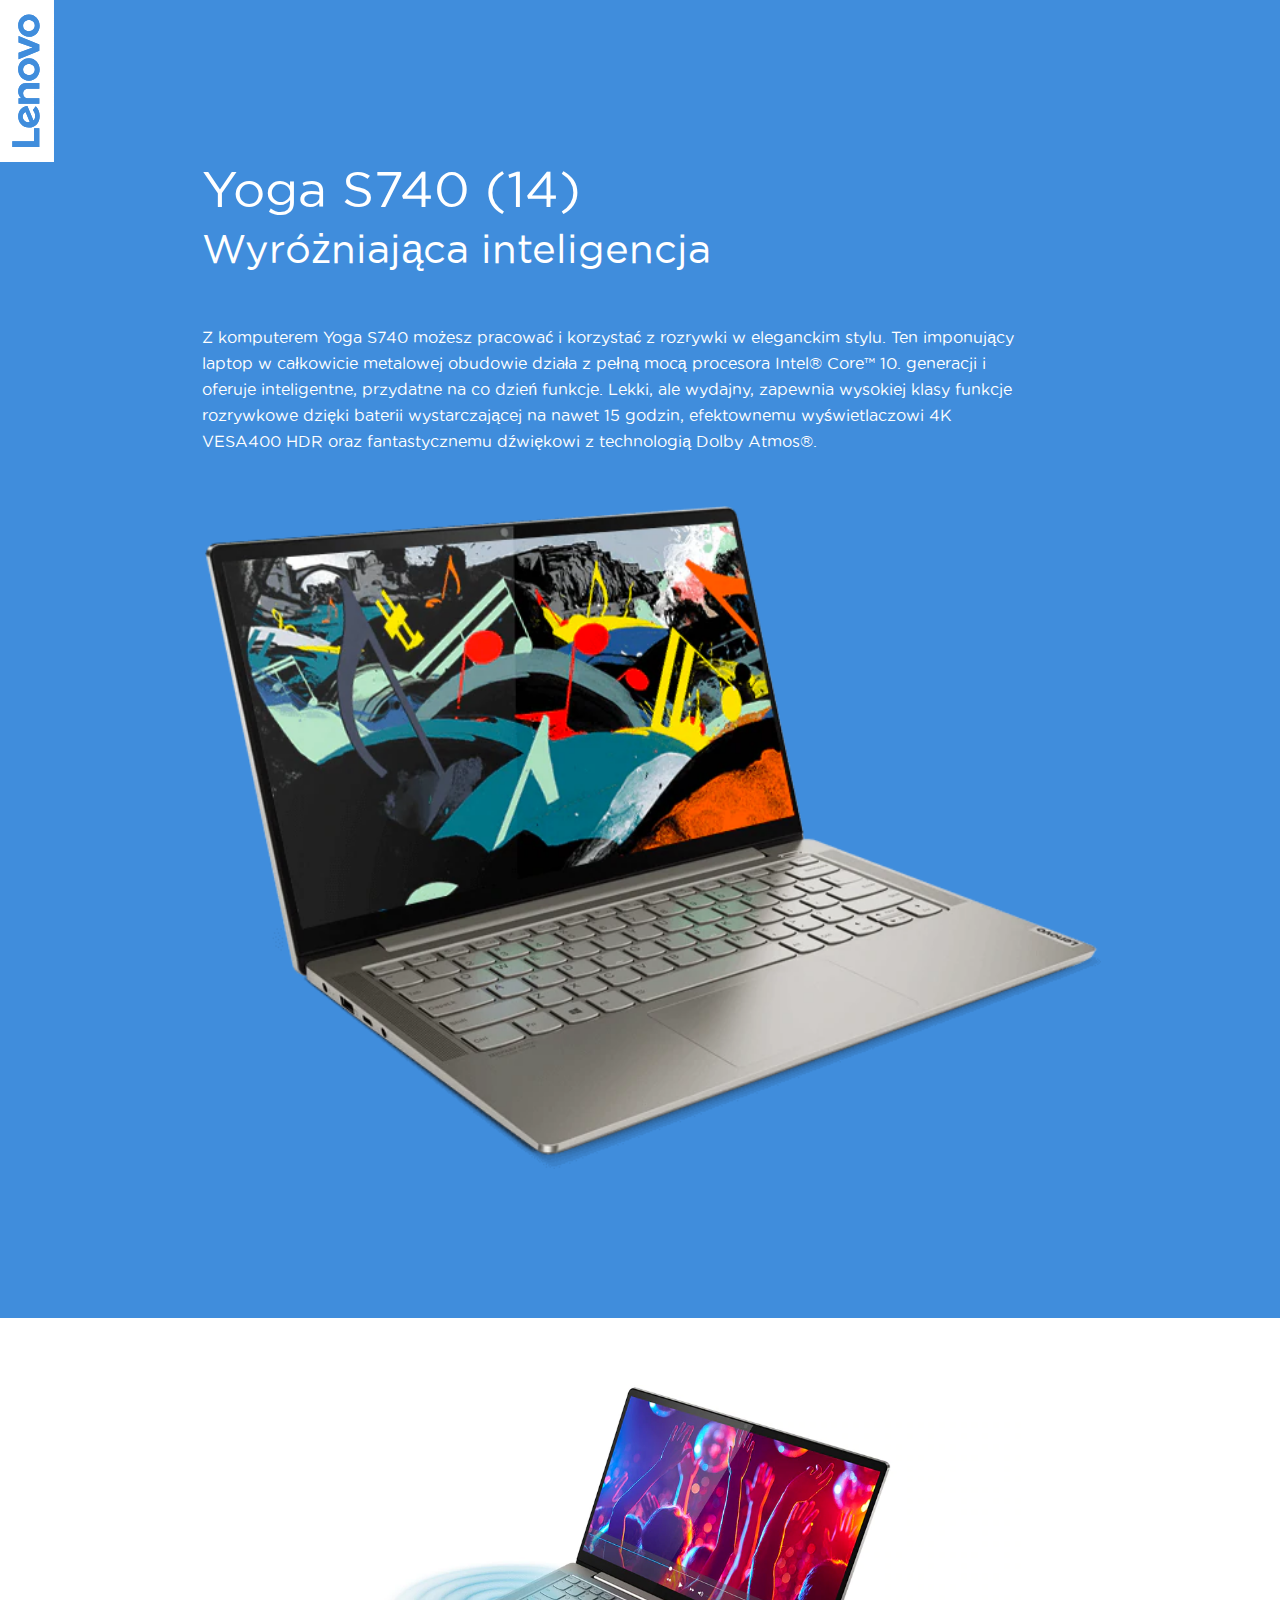
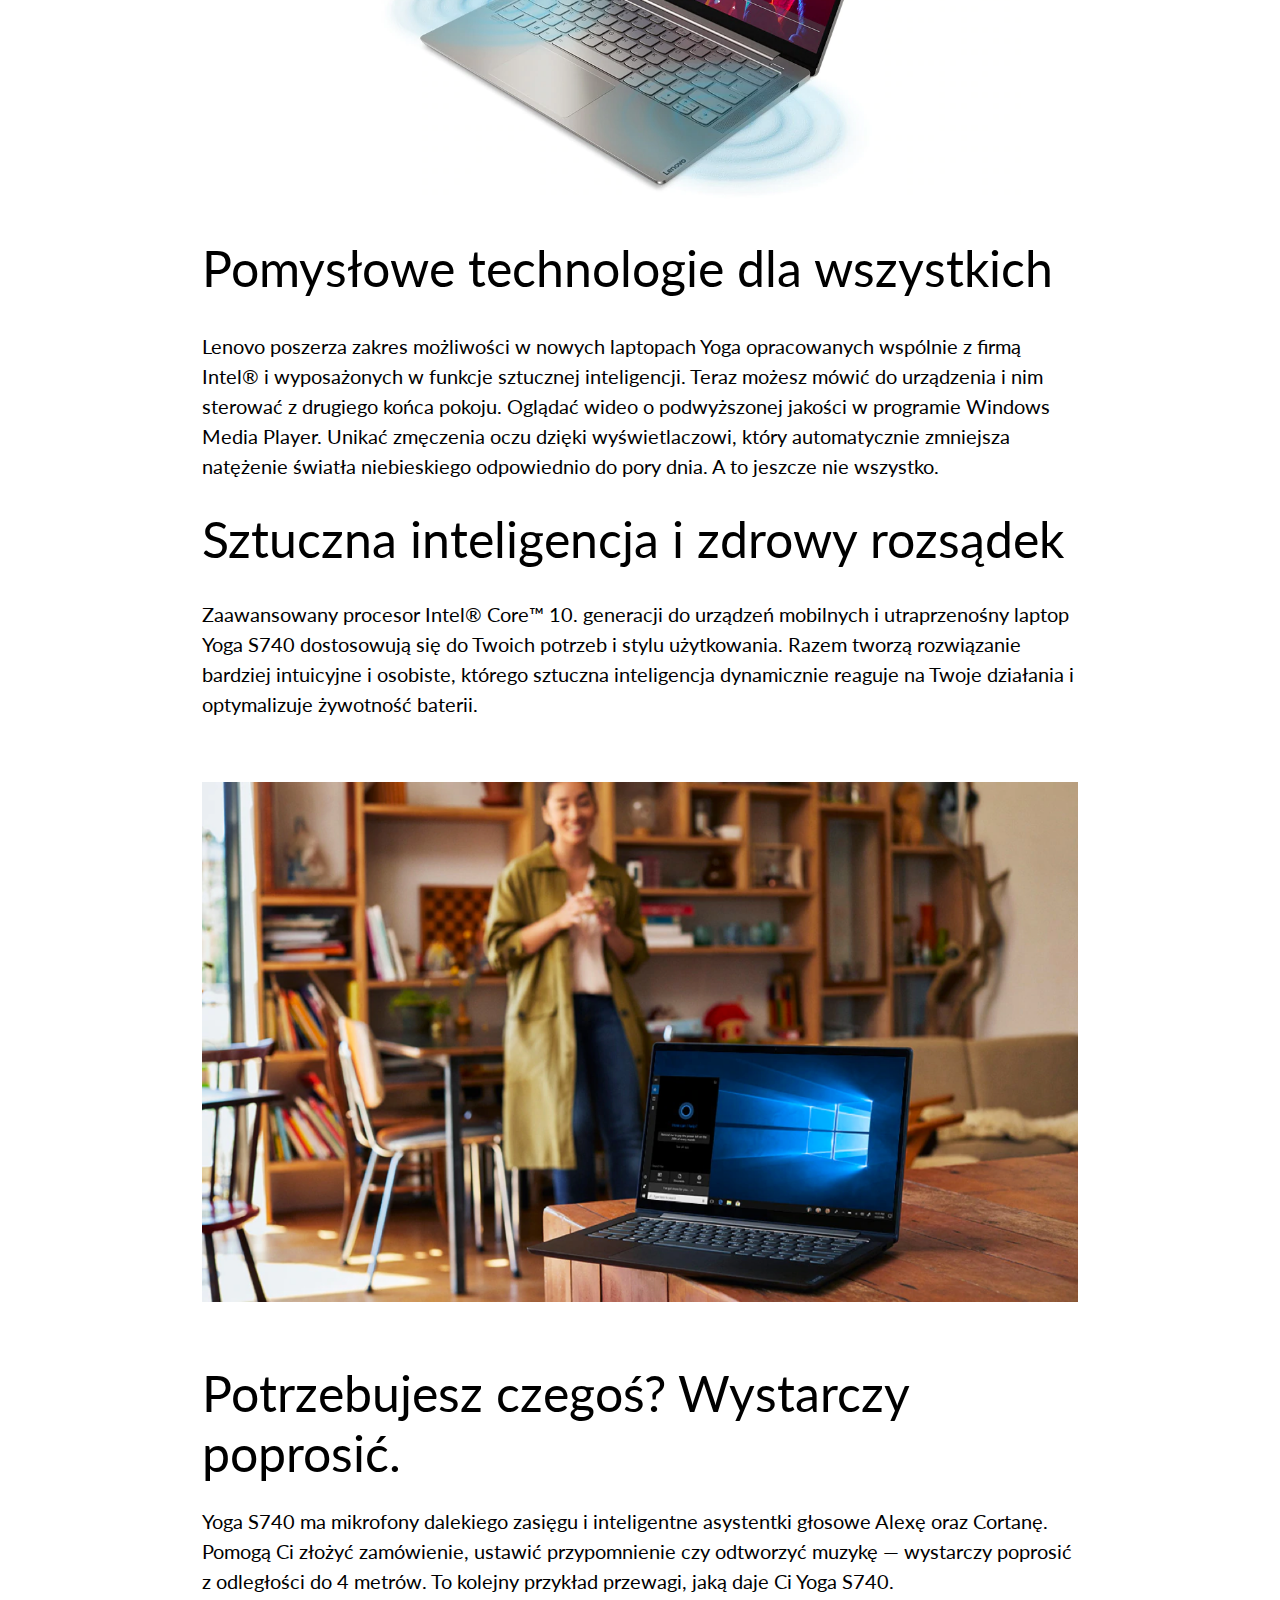
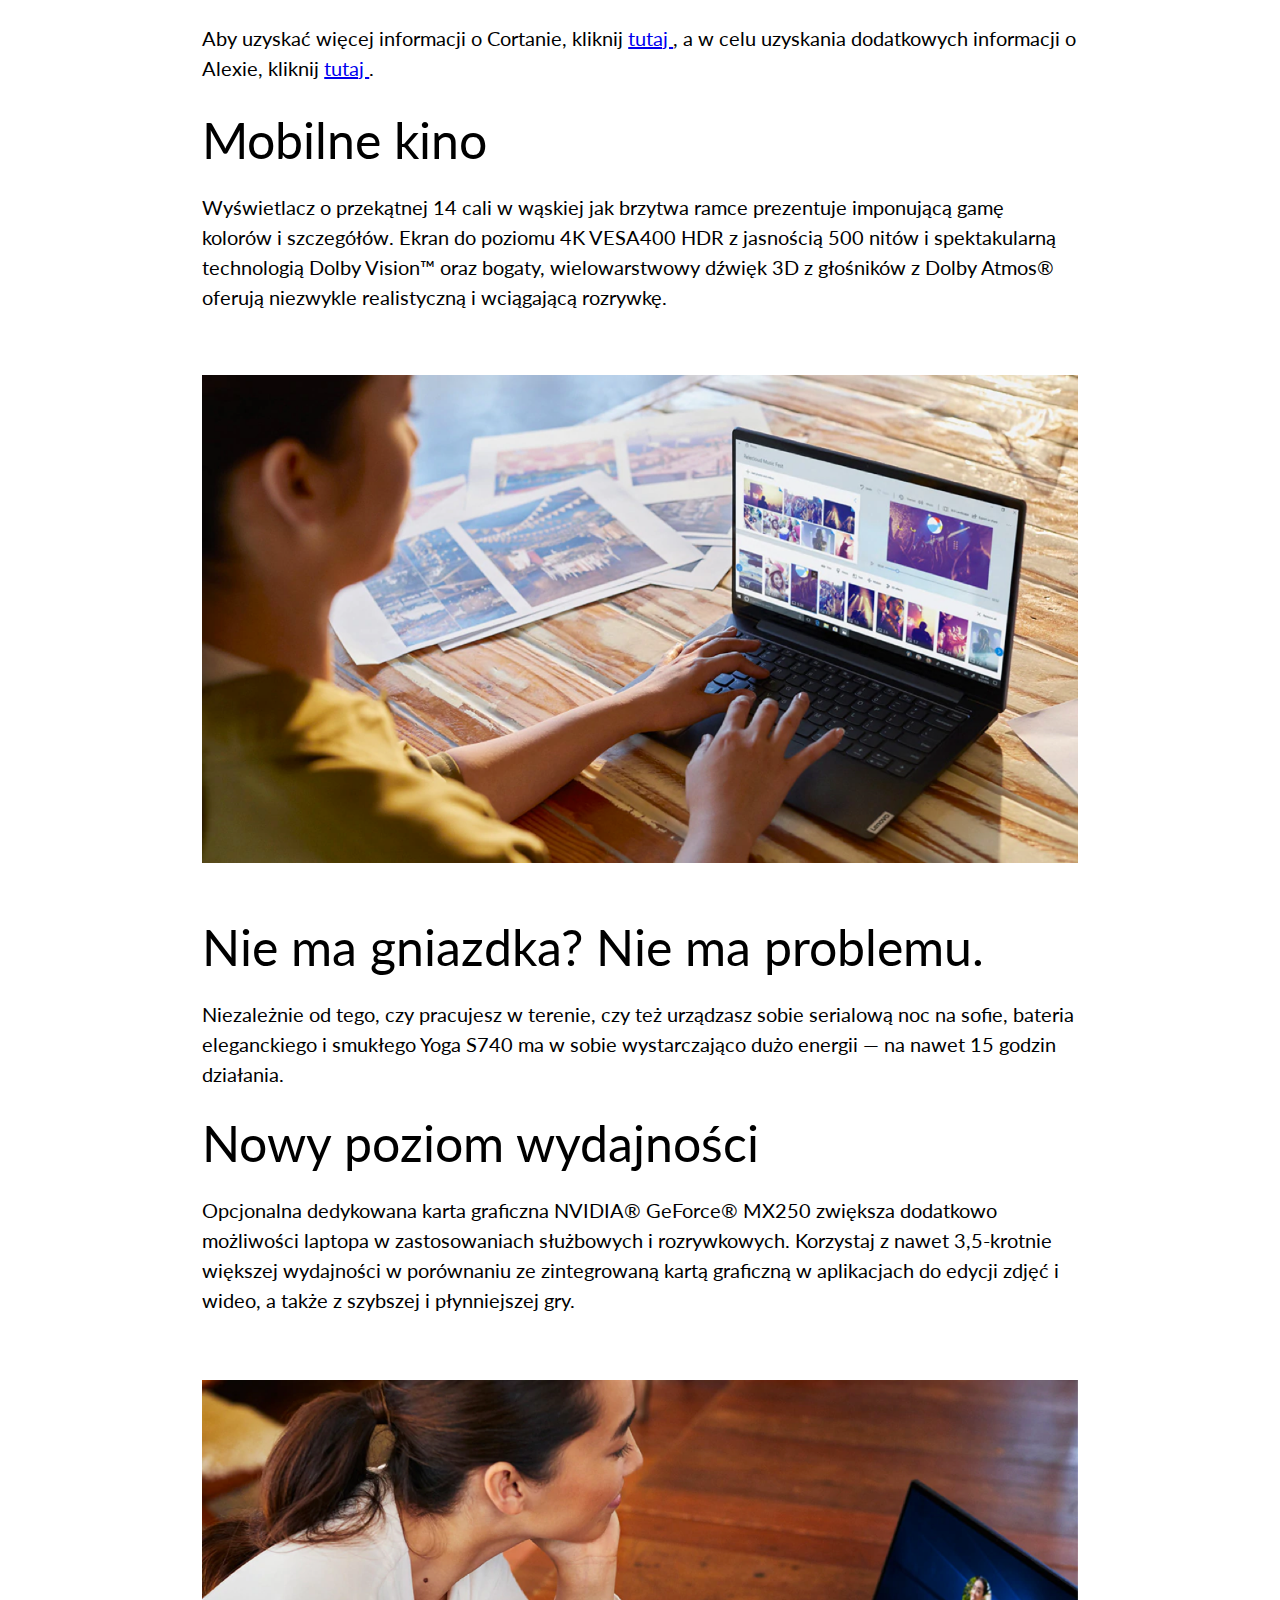
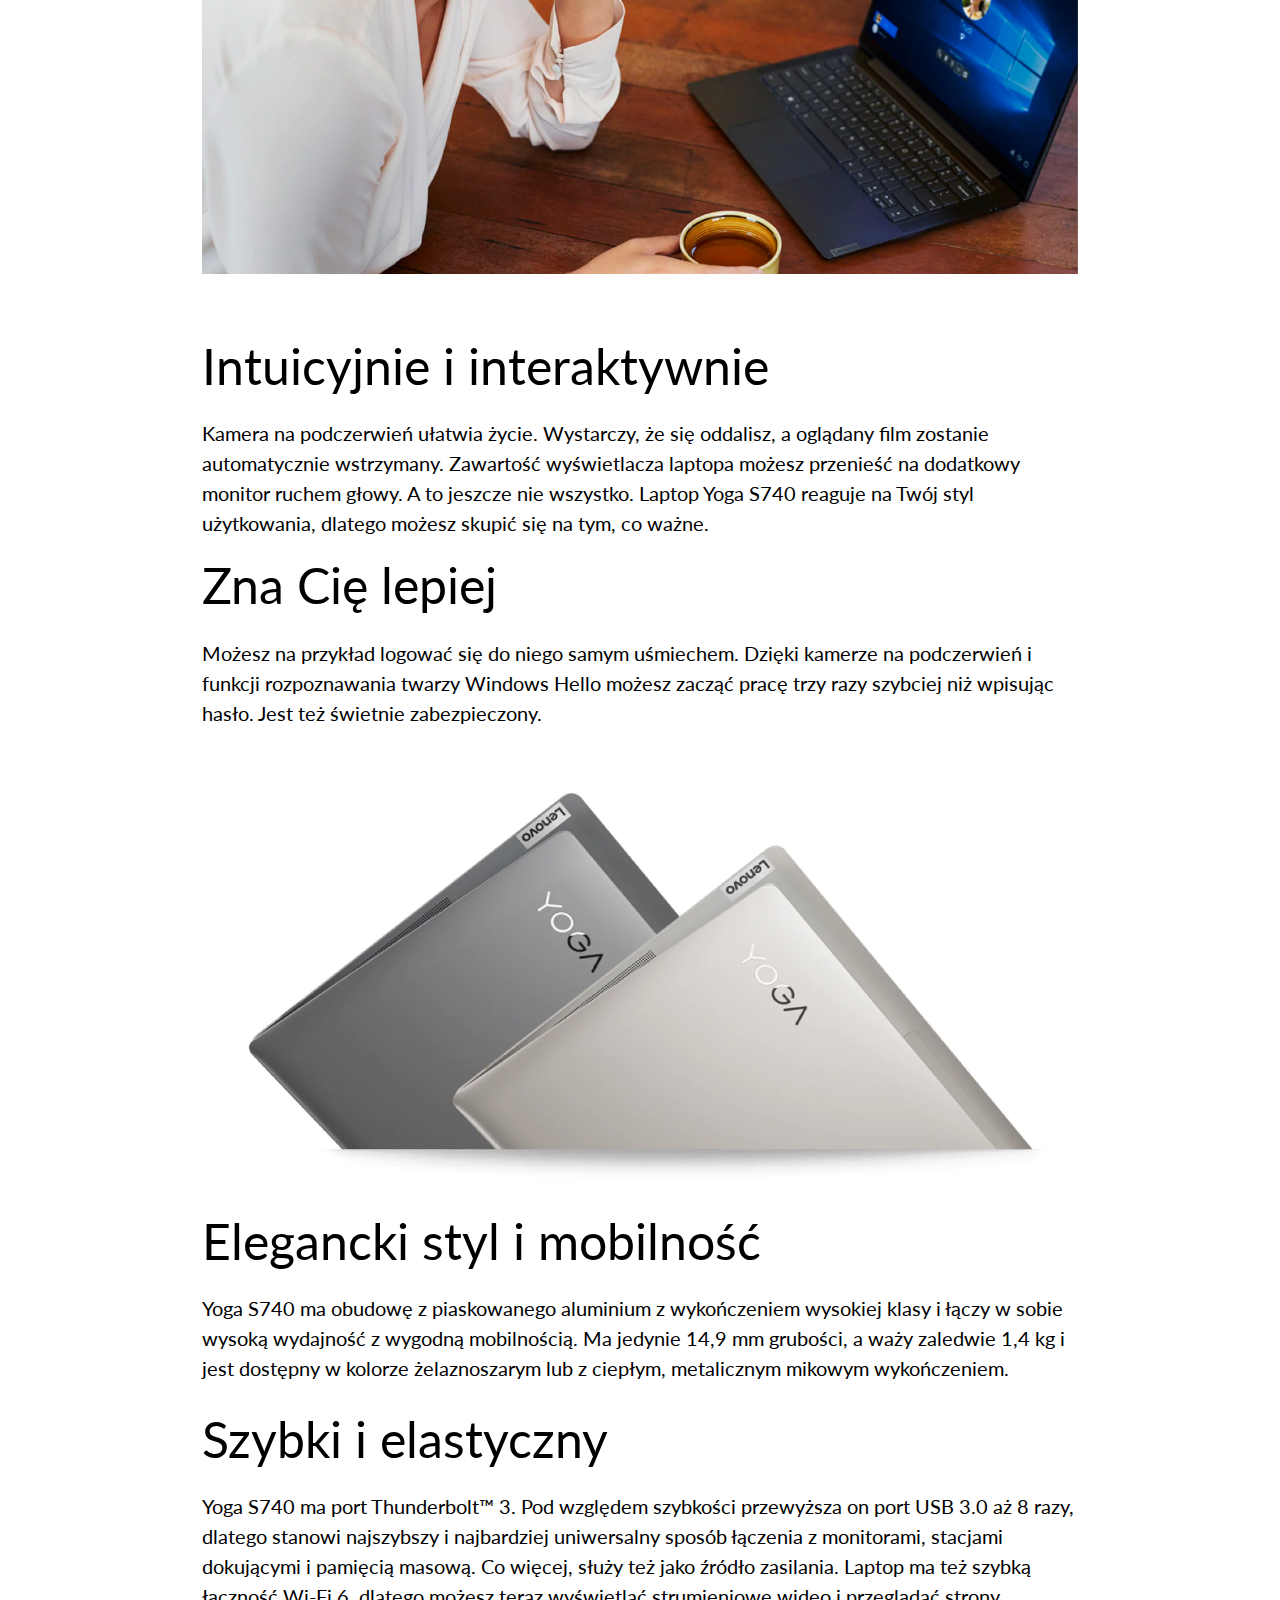
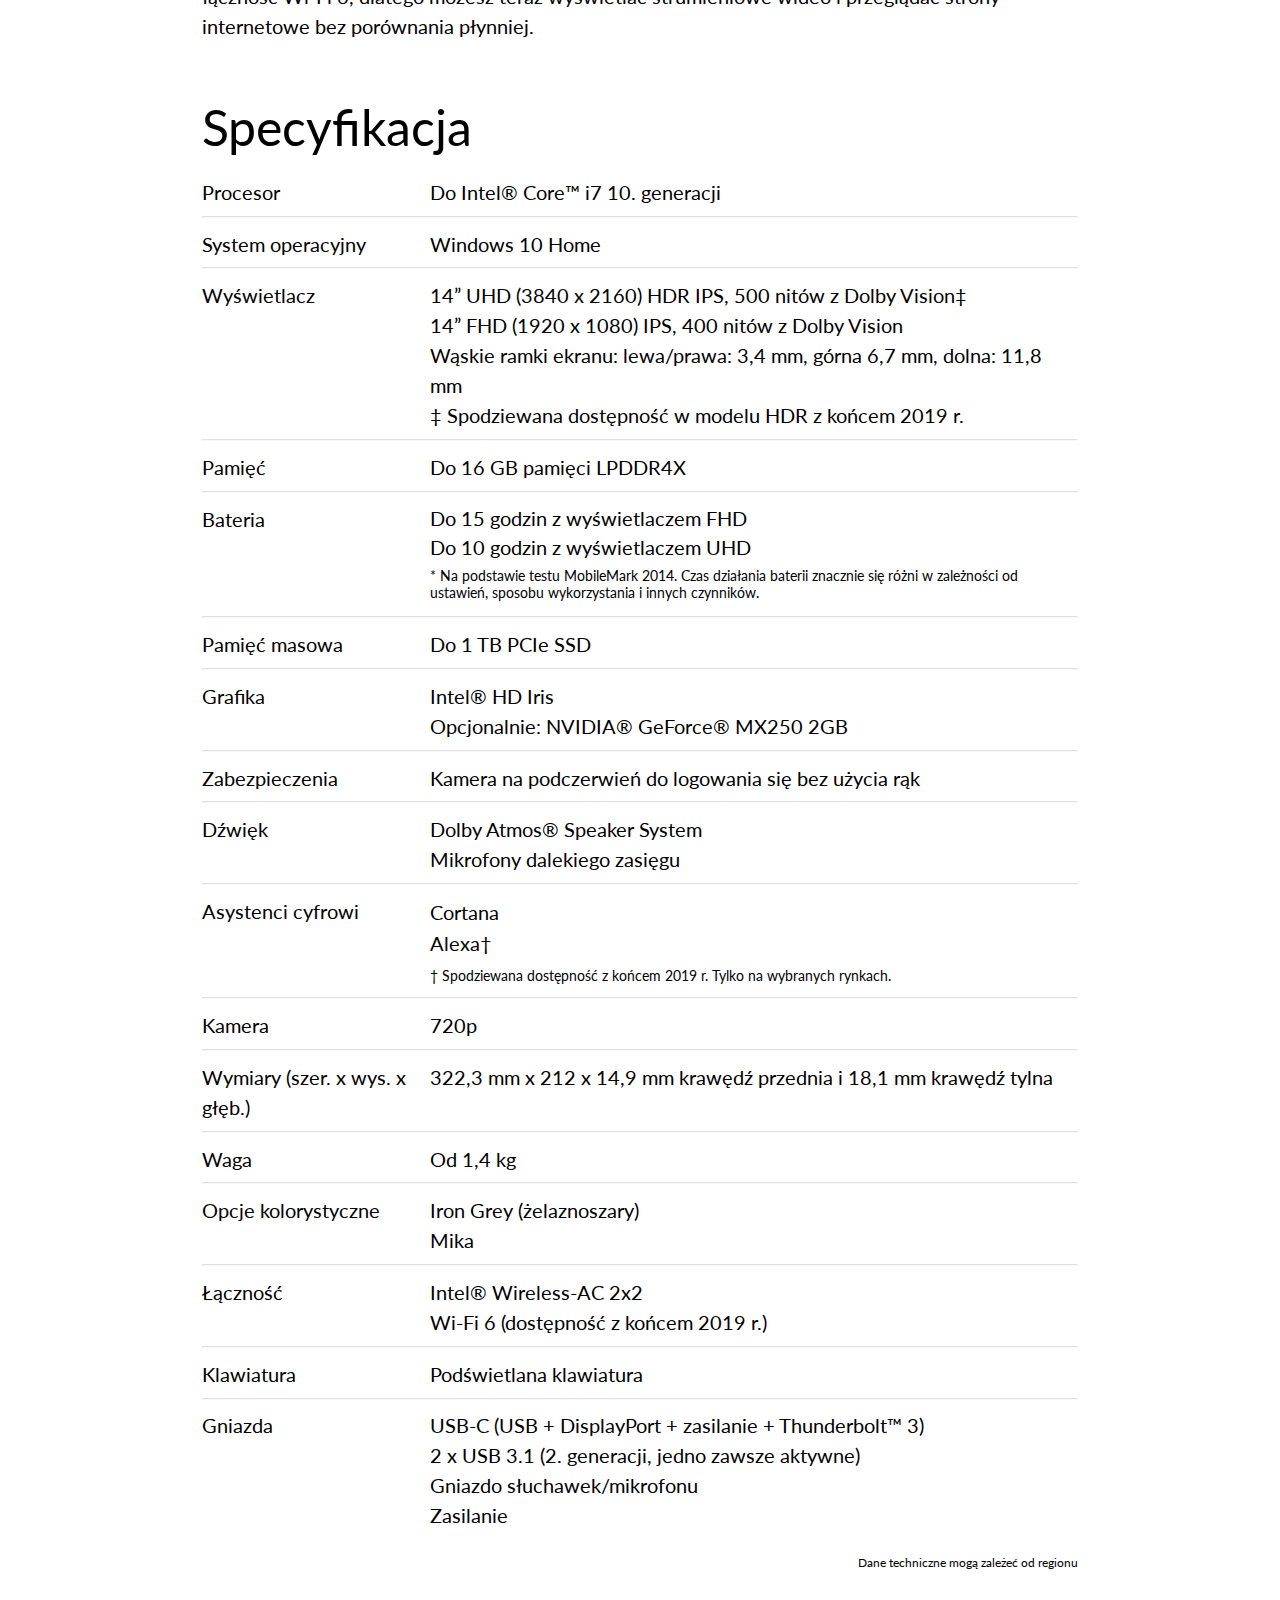
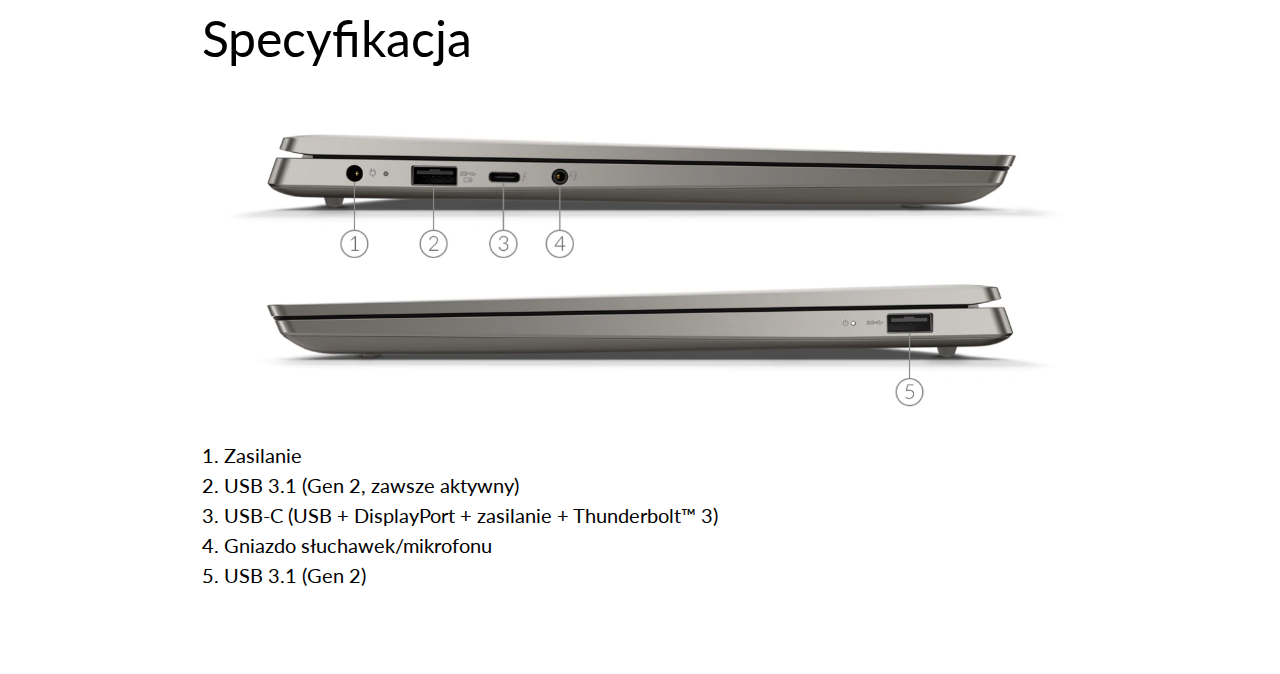
<file: index.html>
<!DOCTYPE html>
<html lang="pl">
<head>
    <meta charset="UTF-8">
    <title>Lenovo-Yoga-S740-14IIL</title>
    <meta name="viewport" content="width=device-width, initial-scale=1">
    <meta name="keywords" content="HTML,CSS,XML,JavaScript">
    <link rel="stylesheet" href="style.css">
    <link href="https://fonts.googleapis.com/css2?family=Lato:wght@300&display=swap" rel="stylesheet">
    <link href="https://fonts.googleapis.com/css2?family=Lato:wght@100;300&display=swap" rel="stylesheet">
    <link rel="https://cdn.rawgit.com/mfd/f3d96ec7f0e8f034cc22ea73b3797b59/raw/856f1dbb8d807aabceb80b6d4f94b464df461b3e/gotham.css">
</head>
<body>
<div class="container">
    <div class="rectangle">
        <img class="logo"
             src="images/Lenovo-Yoga-S740-14IIL-2020-09-11+16_25_31.903503/lenovo-logo-01/svg/lenovo-logo-01.svg">
        <div class="block_for_describeAndImg">

            <div class="block">
                <div class="yoga-s-740-14-wyroz">
                    <p>Yoga S740 (14)</p>
                    <p>Wyróżniająca inteligencja</p>
                </div>
                <div class="z-komputerem-yoga-s-7">Z komputerem Yoga S740 możesz pracować i korzystać z rozrywki w
                    eleganckim stylu. Ten imponujący laptop w
                    całkowicie metalowej obudowie działa z pełną mocą procesora Intel® Core™ 10. generacji i oferuje
                    inteligentne, przydatne na co dzień funkcje. Lekki, ale wydajny, zapewnia wysokiej klasy funkcje
                    rozrywkowe
                    dzięki baterii wystarczającej na nawet 15 godzin, efektownemu wyświetlaczowi 4K VESA400 HDR oraz
                    fantastycznemu dźwiękowi z technologią Dolby Atmos®.
                </div>
            </div>
            <div><img class="bitmap"
                      src="images/Lenovo-Yoga-S740-14IIL-2020-09-11+16_25_31.903503/Bitmap_6/png/Bitmap.png"
            ></div>
        </div>
    </div>
    <div class="rectangle-second"> </div>
    <div class="all">
        <div>
            <img class="bitmap1" src="images/Lenovo-Yoga-S740-14IIL-2020-09-11+16_25_31.903503/Bitmap_1/png/Bitmap.png">
        </div>
        <div class="describes">
            <p class="pomyslowe-technologi title1">Pomysłowe technologie dla wszystkich </p>
            <p class="lenovo-poszerza-zakr describe1">Lenovo poszerza zakres możliwości w nowych laptopach Yoga
                opracowanych
                wspólnie
                z firmą Intel® i wyposażonych
                w funkcje sztucznej inteligencji. Teraz możesz mówić do urządzenia i nim sterować z drugiego końca
                pokoju.
                Oglądać wideo o podwyższonej jakości w programie Windows Media Player. Unikać zmęczenia oczu dzięki
                wyświetlaczowi, który automatycznie zmniejsza natężenie światła niebieskiego odpowiednio do pory dnia. A
                to
                jeszcze nie wszystko. </p>
            <p class="sztuczna-inteligencj title2">Sztuczna inteligencja i zdrowy rozsądek</p>
            <p class="zaawansowany-proceso describe2"> Zaawansowany procesor Intel® Core™ 10. generacji do urządzeń
                mobilnych
                i
                utraprzenośny laptop Yoga S740 dostosowują się do Twoich potrzeb i stylu użytkowania. Razem tworzą
                rozwiązanie bardziej intuicyjne i osobiste, którego sztuczna inteligencja dynamicznie reaguje na Twoje
                działania i optymalizuje żywotność baterii.</p>
        </div>
        <div>
            <img class="bitmap2" src="images/Lenovo-Yoga-S740-14IIL-2020-09-11+16_25_31.903503/Bitmap/png/Bitmap.png">
        </div>
        <div class="describes">
            <p class="potrzebujesz-czegos title1">Potrzebujesz czegoś? Wystarczy poprosić.</p>
            <p class="yoga-s-740-ma-mikrofo describe1">Yoga S740 ma mikrofony dalekiego zasięgu i inteligentne
                asystentki głosowe Alexę oraz Cortanę. Pomogą Ci złożyć zamówienie, ustawić przypomnienie czy odtworzyć
                muzykę —
                wystarczy poprosić z odległości do 4 metrów. To kolejny przykład przewagi, jaką daje Ci Yoga S740. </p>
            <br>
            <p class="yoga-s-740-ma-mikrofo-1">Aby uzyskać więcej informacji o Cortanie, kliknij <a href="#"> tutaj </a>
                , a w celu uzyskania
                dodatkowych informacji o Alexie, kliknij <a href="#">tutaj </a>.</p>

            <p class="mobilne-kino ">Mobilne kino</p>
            <p class="zaawansowany-proceso describe2">Wyświetlacz o przekątnej 14 cali w wąskiej jak brzytwa ramce
                prezentuje
                imponującą gamę kolorów i szczegółów. Ekran do poziomu 4K VESA400 HDR z jasnością 500 nitów i
                spektakularną
                technologią Dolby Vision™ oraz bogaty, wielowarstwowy dźwięk 3D z głośników z Dolby Atmos® oferują
                niezwykle
                realistyczną i wciągającą rozrywkę.</p>
        </div>
        <div>
            <img class="bitmap2"
                 src="images/Lenovo-Yoga-S740-14IIL-2020-09-11+16_25_31.903503/Bitmap_2/png/Bitmap.png">
        </div>
        <div class="describes">
            <p class="nie-ma-gniazdka-nie">Nie ma gniazdka? Nie ma problemu.</p>
            <p class="niezaleznie-od-tego">Niezależnie od tego, czy pracujesz w terenie, czy też urządzasz
                sobie serialową noc na sofie, bateria eleganckiego i smukłego Yoga S740 ma w sobie wystarczająco dużo
                energii — na nawet 15 godzin działania. </p>

            <p class="nowy-poziom-wydajnos ">Nowy poziom wydajności</p>
            <p class="opcjonalna-dedykowan">Opcjonalna dedykowana karta graficzna NVIDIA® GeForce® MX250
                zwiększa dodatkowo możliwości laptopa w zastosowaniach służbowych i rozrywkowych. Korzystaj z nawet
                3,5-krotnie większej wydajności w porównaniu ze zintegrowaną kartą graficzną w aplikacjach do edycji
                zdjęć i wideo, a także z szybszej i płynniejszej gry.</p>
        </div>
        <div>
            <img class="bitmap3"
                 src="images/Lenovo-Yoga-S740-14IIL-2020-09-11+16_25_31.903503/Bitmap_3/png/Bitmap.png" height="614"
                 width="1116">
        </div>
        <div class="describes">
            <p class="intuicyjnie-i-intera">Intuicyjnie i interaktywnie</p>
            <p class="kamera-na-podczerwie">Kamera na podczerwień ułatwia życie. Wystarczy, że się oddalisz, a oglądany
                film zostanie automatycznie wstrzymany. Zawartość wyświetlacza laptopa możesz przenieść na dodatkowy
                monitor ruchem głowy. A to jeszcze nie wszystko. Laptop Yoga S740 reaguje na Twój styl użytkowania,
                dlatego możesz skupić się na tym, co ważne. </p>
            <p class="zna-cie-lepiej ">Zna Cię lepiej</p>
            <p class="mozesz-na-przyklad-l">Możesz na przykład logować się do niego samym uśmiechem. Dzięki kamerze na
                podczerwień i funkcji rozpoznawania twarzy Windows Hello możesz zacząć pracę trzy razy szybciej niż
                wpisując hasło. Jest też świetnie zabezpieczony.</p>
        </div>
        <div>
            <img class="bitmap4"
                 src="images/Lenovo-Yoga-S740-14IIL-2020-09-11+16_25_31.903503/Bitmap_4/png/Bitmap.png" width="1320"
                 height="610">
        </div>
        <div class="describes">
            <p class="elegancki-styl-i-mob">Elegancki styl i mobilność</p>
            <p class="yoga-s-740-ma-obudowe">Yoga S740 ma obudowę z piaskowanego aluminium z wykończeniem wysokiej klasy
                i łączy w sobie wysoką wydajność z wygodną mobilnością. Ma jedynie 14,9 mm grubości, a waży zaledwie 1,4
                kg i jest dostępny w kolorze żelaznoszarym lub z ciepłym, metalicznym mikowym wykończeniem. </p>
            <p class="szybki-i-elastyczny ">Szybki i elastyczny</p>
            <p class="yoga-s-740-ma-port-th ">Yoga S740 ma port Thunderbolt™ 3. Pod względem szybkości przewyższa on
                port
                USB 3.0 aż 8 razy, dlatego stanowi najszybszy i najbardziej uniwersalny sposób łączenia z monitorami,
                stacjami dokującymi i pamięcią masową. Co więcej, służy też jako źródło zasilania. Laptop ma też szybką
                łączność Wi-Fi 6, dlatego możesz teraz wyświetlać strumieniowe wideo i przeglądać strony internetowe bez
                porównania płynniej.</p>
        </div>
        <div class="specification">
            <p class="specyfikacja-first">Specyfikacja</p>

            <div class="specification_box">
                <p class="specification_box_first">Procesor</p>
                <p class="specification_box_second">Do Intel® Core™ i7 10. generacji </p>
            </div>
            <hr>
            <div class="specification_box">
                <p class="specification_box_first">System operacyjny</p>
                <p class="specification_box_second">Windows 10 Home </p>
            </div>
            <hr>
            <div class="specification_box">
                <p class="specification_box_first">Wyświetlacz</p>
                <p class="specification_box_second">14” UHD (3840 x 2160) HDR IPS, 500 nitów z Dolby Vision‡ <br>
                    14” FHD (1920 x 1080) IPS, 400 nitów z Dolby Vision <br>
                    Wąskie ramki ekranu: lewa/prawa: 3,4 mm, górna 6,7 mm, dolna: 11,8 mm<br>
                    ‡ Spodziewana dostępność w modelu HDR z końcem 2019 r.</p>
            </div>
            <hr>
            <div class="specification_box">
                <p class="specification_box_first">Pamięć</p>
                <p class="specification_box_second"> Do 16 GB pamięci LPDDR4X</p>
            </div>
            <hr>
            <div class="specification_box">
                <p class="specification_box_first">Bateria</p>
                <p class="specification_box_second">
                    <div class="boxForP">
                <p class="boxForP_first">Do 15 godzin z wyświetlaczem FHD</p>
                <p class="boxForP_second">Do 10 godzin z wyświetlaczem UHD </p>
                <p class="boxForP_third">* Na podstawie testu MobileMark 2014. Czas działania baterii znacznie się różni
                    w zależności od
                    ustawień, sposobu wykorzystania i innych czynników. </p>
            </div>
            </p>
        </div>
        <hr>
        <div class="specification_box">
            <p class="specification_box_first">Pamięć masowa</p>
            <p class="specification_box_second">Do 1 TB PCIe SSD </p>
        </div>
        <hr>
        <div class="specification_box">
            <p class="specification_box_first">Grafika</p>
            <p class="specification_box_second">Intel® HD Iris
                <br> Opcjonalnie: NVIDIA® GeForce® MX250 2GB </p>
        </div>
        <hr>
        <div class="specification_box">
            <p class="specification_box_first">Zabezpieczenia </p>
            <p class="specification_box_second">Kamera na podczerwień do logowania się bez użycia rąk </p>
        </div>
        <hr>
        <div class="specification_box">
            <p class="specification_box_first">Dźwięk</p>
            <p class="specification_box_second">Dolby Atmos® Speaker System <br>
                Mikrofony dalekiego zasięgu </p>
        </div>
        <hr>
        <div class="specification_box">
            <p class="specification_box_first">Asystenci cyfrowi</p>
            <p class="specification_box_second">
                <div class="boxForP-second">
            <p>Cortana</p>
            <p>Alexa†</p>
            <p>† Spodziewana dostępność z końcem 2019 r. Tylko na wybranych rynkach. </p>
        </div>
        </p>
    </div>
    <hr>
    <div class="specification_box">
        <p class="specification_box_first">Kamera</p>
        <p class="specification_box_second">720p </p>
    </div>
    <hr>
    <div class="specification_box">
        <p class="specification_box_first">Wymiary (szer. x wys. x głęb.) </p>
        <p class="specification_box_second">322,3 mm x 212 x 14,9 mm krawędź przednia i 18,1 mm krawędź
            tylna</p>
    </div>
    <hr>
    <div class="specification_box">
        <p class="specification_box_first">Waga</p>
        <p class="specification_box_second">Od 1,4 kg</p>
    </div>
    <hr>
    <div class="specification_box">
        <p class="specification_box_first">Opcje kolorystyczne</p>
        <p class="specification_box_second">Iron Grey (żelaznoszary) <br>
            Mika </p>
    </div>
    <hr>
    <div class="specification_box">
        <p class="specification_box_first">Łączność </p>
        <p class="specification_box_second">Intel® Wireless-AC 2x2 <br> Wi-Fi 6 (dostępność z końcem 2019 r.)</p>
    </div>
    <hr>
    <div class="specification_box">
        <p class="specification_box_first">Klawiatura</p>
        <p class="specification_box_second">Podświetlana klawiatura </p>
    </div>
    <hr>
    <div class="specka-last">
        <p class="specification_box_first">Gniazda</p>
        <p class="specification_box_second">USB-C (USB + DisplayPort + zasilanie + Thunderbolt™ 3) <br> 2 x USB 3.1 (2.
            generacji,
            jedno
            zawsze aktywne)<br> Gniazdo słuchawek/mikrofonu <br> Zasilanie </p>
    </div>
    <p class="dane-techniczne">Dane techniczne mogą zależeć od regionu</p>
</div>
<div class="specification">
    <p class="specyfikacja">Specyfikacja</p>
    <div>
        <img class="bitmap8"
             src="images/Lenovo-Yoga-S740-14IIL-2020-09-11+16_25_31.903503/Bitmap_5/png/Bitmap.png" height="480"
             width="1321">
    </div>
    <p class="zasilanie-2-usb">
        1. Zasilanie <br>
        2. USB 3.1 (Gen 2, zawsze aktywny)<br>
        3. USB-C (USB + DisplayPort + zasilanie + Thunderbolt™ 3) <br>
        4. Gniazdo słuchawek/mikrofonu <br>
        5. USB 3.1 (Gen 2)
    </p>
</div>
</div>
</div>
</div>
</body>
</html>
</file>
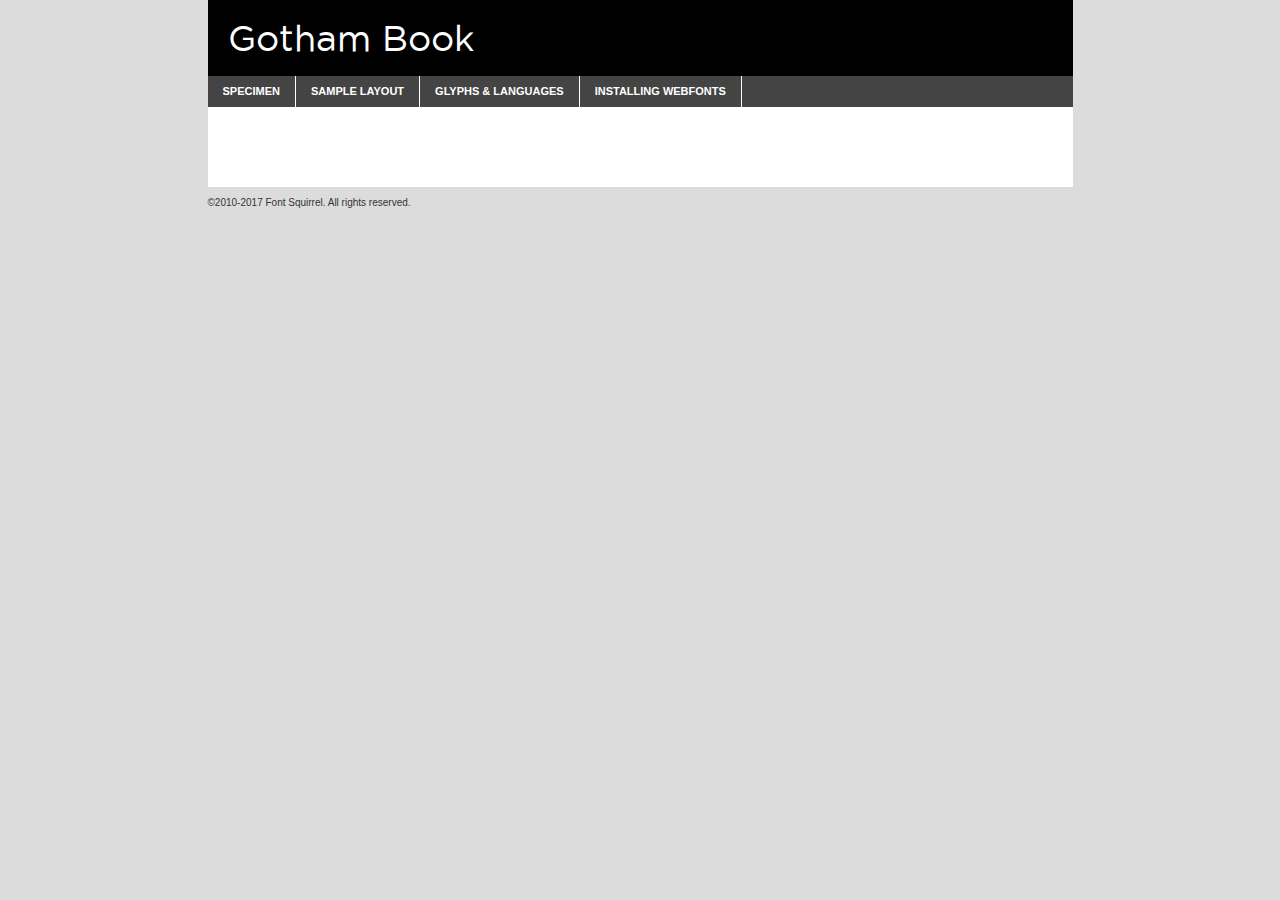
<file: font/gothambook-demo.html>
<!DOCTYPE html PUBLIC "-//W3C//DTD XHTML 1.0 Transitional//EN"
	"http://www.w3.org/TR/xhtml1/DTD/xhtml1-transitional.dtd">

<html xmlns="http://www.w3.org/1999/xhtml" xml:lang="en" lang="en">
<head>
	<meta http-equiv="Content-Type" content="text/html; charset=utf-8" />
	<script src="http://ajax.googleapis.com/ajax/libs/jquery/1.7.2/jquery.min.js" type="text/javascript" charset="utf-8"></script>
	<script type="text/javascript">
	(function($){$.fn.easyTabs=function(option){var param=jQuery.extend({fadeSpeed:"fast",defaultContent:1,activeClass:'active'},option);$(this).each(function(){var thisId="#"+this.id;if(param.defaultContent==''){param.defaultContent=1;}
	if(typeof param.defaultContent=="number")
	{var defaultTab=$(thisId+" .tabs li:eq("+(param.defaultContent-1)+") a").attr('href').substr(1);}else{var defaultTab=param.defaultContent;}
	$(thisId+" .tabs li a").each(function(){var tabToHide=$(this).attr('href').substr(1);$("#"+tabToHide).addClass('easytabs-tab-content');});hideAll();changeContent(defaultTab);function hideAll(){$(thisId+" .easytabs-tab-content").hide();}
	function changeContent(tabId){hideAll();$(thisId+" .tabs li").removeClass(param.activeClass);$(thisId+" .tabs li a[href=#"+tabId+"]").closest('li').addClass(param.activeClass);if(param.fadeSpeed!="none")
	{$(thisId+" #"+tabId).fadeIn(param.fadeSpeed);}else{$(thisId+" #"+tabId).show();}}
	$(thisId+" .tabs li").click(function(){var tabId=$(this).find('a').attr('href').substr(1);changeContent(tabId);return false;});});}})(jQuery);
	</script>
	<link rel="stylesheet" href="specimen_files/specimen_stylesheet.css" type="text/css" charset="utf-8" />
	<link rel="stylesheet" href="stylesheet.css" type="text/css" charset="utf-8" />

	<style type="text/css">
					body{
				font-family: 'gothambook';
							}
		</style>

	<title>Gotham Book Specimen</title>
	
	
	<script type="text/javascript" charset="utf-8">
		$(document).ready(function() {
			$('#container').easyTabs({defaultContent:1});
		});
	</script>
</head>

<body>
<div id="container">
	<div id="header">
		Gotham Book	</div>
	<ul class="tabs">
		<li><a href="#specimen">Specimen</a></li>
		<li><a href="#layout">Sample Layout</a></li>
				<li><a href="#glyphs">Glyphs &amp; Languages</a></li>
		<li><a href="#installing">Installing Webfonts</a></li>
		
	</ul>
	
	<div id="main_content">

		
			<div id="specimen">
		
				<div class="section">
					<div class="grid12 firstcol">
						<div class="huge">AaBb</div>
					</div>
				</div>
		
				<div class="section">
					<div class="glyph_range">A&#x200B;B&#x200b;C&#x200b;D&#x200b;E&#x200b;F&#x200b;G&#x200b;H&#x200b;I&#x200b;J&#x200b;K&#x200b;L&#x200b;M&#x200b;N&#x200b;O&#x200b;P&#x200b;Q&#x200b;R&#x200b;S&#x200b;T&#x200b;U&#x200b;V&#x200b;W&#x200b;X&#x200b;Y&#x200b;Z&#x200b;a&#x200b;b&#x200b;c&#x200b;d&#x200b;e&#x200b;f&#x200b;g&#x200b;h&#x200b;i&#x200b;j&#x200b;k&#x200b;l&#x200b;m&#x200b;n&#x200b;o&#x200b;p&#x200b;q&#x200b;r&#x200b;s&#x200b;t&#x200b;u&#x200b;v&#x200b;w&#x200b;x&#x200b;y&#x200b;z&#x200b;1&#x200b;2&#x200b;3&#x200b;4&#x200b;5&#x200b;6&#x200b;7&#x200b;8&#x200b;9&#x200b;0&#x200b;&amp;&#x200b;.&#x200b;,&#x200b;?&#x200b;!&#x200b;&#64;&#x200b;(&#x200b;)&#x200b;#&#x200b;$&#x200b;%&#x200b;*&#x200b;+&#x200b;-&#x200b;=&#x200b;:&#x200b;;</div>
				</div>
				<div class="section">
					<div class="grid12 firstcol">
						<table class="sample_table">
							<tr><td>10</td><td class="size10">abcdefghijklmnopqrstuvwxyzABCDEFGHIJKLMNOPQRSTUVWXYZ0123456789abcdefghijklmnopqrstuvwxyzABCDEFGHIJKLMNOPQRSTUVWXYZ0123456789abcdefghijklmnopqrstuvwxyzABCDEFGHIJKLMNOPQRSTUVWXYZ</td></tr>
							<tr><td>11</td><td class="size11">abcdefghijklmnopqrstuvwxyzABCDEFGHIJKLMNOPQRSTUVWXYZ0123456789abcdefghijklmnopqrstuvwxyzABCDEFGHIJKLMNOPQRSTUVWXYZ0123456789abcdefghijklmnopqrstuvwxyzABCDEFGHIJKLMNOPQRSTUVWXYZ</td></tr>
							<tr><td>12</td><td class="size12">abcdefghijklmnopqrstuvwxyzABCDEFGHIJKLMNOPQRSTUVWXYZ0123456789abcdefghijklmnopqrstuvwxyzABCDEFGHIJKLMNOPQRSTUVWXYZ0123456789abcdefghijklmnopqrstuvwxyzABCDEFGHIJKLMNOPQRSTUVWXYZ</td></tr>
							<tr><td>13</td><td class="size13">abcdefghijklmnopqrstuvwxyzABCDEFGHIJKLMNOPQRSTUVWXYZ0123456789abcdefghijklmnopqrstuvwxyzABCDEFGHIJKLMNOPQRSTUVWXYZ0123456789abcdefghijklmnopqrstuvwxyzABCDEFGHIJKLMNOPQRSTUVWXYZ</td></tr>
							<tr><td>14</td><td class="size14">abcdefghijklmnopqrstuvwxyzABCDEFGHIJKLMNOPQRSTUVWXYZ0123456789abcdefghijklmnopqrstuvwxyzABCDEFGHIJKLMNOPQRSTUVWXYZ0123456789abcdefghijklmnopqrstuvwxyzABCDEFGHIJKLMNOPQRSTUVWXYZ</td></tr>
							<tr><td>16</td><td class="size16">abcdefghijklmnopqrstuvwxyzABCDEFGHIJKLMNOPQRSTUVWXYZ0123456789abcdefghijklmnopqrstuvwxyzABCDEFGHIJKLMNOPQRSTUVWXYZ</td></tr>
							<tr><td>18</td><td class="size18">abcdefghijklmnopqrstuvwxyzABCDEFGHIJKLMNOPQRSTUVWXYZ0123456789abcdefghijklmnopqrstuvwxyzABCDEFGHIJKLMNOPQRSTUVWXYZ</td></tr>
							<tr><td>20</td><td class="size20">abcdefghijklmnopqrstuvwxyzABCDEFGHIJKLMNOPQRSTUVWXYZ0123456789abcdefghijklmnopqrstuvwxyzABCDEFGHIJKLMNOPQRSTUVWXYZ</td></tr>
							<tr><td>24</td><td class="size24">abcdefghijklmnopqrstuvwxyzABCDEFGHIJKLMNOPQRSTUVWXYZ0123456789abcdefghijklmnopqrstuvwxyzABCDEFGHIJKLMNOPQRSTUVWXYZ</td></tr>
							<tr><td>30</td><td class="size30">abcdefghijklmnopqrstuvwxyzABCDEFGHIJKLMNOPQRSTUVWXYZ0123456789abcdefghijklmnopqrstuvwxyzABCDEFGHIJKLMNOPQRSTUVWXYZ</td></tr>
							<tr><td>36</td><td class="size36">abcdefghijklmnopqrstuvwxyzABCDEFGHIJKLMNOPQRSTUVWXYZ0123456789abcdefghijklmnopqrstuvwxyzABCDEFGHIJKLMNOPQRSTUVWXYZ</td></tr>
							<tr><td>48</td><td class="size48">abcdefghijklmnopqrstuvwxyzABCDEFGHIJKLMNOPQRSTUVWXYZ0123456789abcdefghijklmnopqrstuvwxyzABCDEFGHIJKLMNOPQRSTUVWXYZ</td></tr>
							<tr><td>60</td><td class="size60">abcdefghijklmnopqrstuvwxyzABCDEFGHIJKLMNOPQRSTUVWXYZ0123456789abcdefghijklmnopqrstuvwxyzABCDEFGHIJKLMNOPQRSTUVWXYZ</td></tr>
							<tr><td>72</td><td class="size72">abcdefghijklmnopqrstuvwxyzABCDEFGHIJKLMNOPQRSTUVWXYZ0123456789abcdefghijklmnopqrstuvwxyzABCDEFGHIJKLMNOPQRSTUVWXYZ</td></tr>
							<tr><td>90</td><td class="size90">abcdefghijklmnopqrstuvwxyzABCDEFGHIJKLMNOPQRSTUVWXYZ0123456789abcdefghijklmnopqrstuvwxyzABCDEFGHIJKLMNOPQRSTUVWXYZ</td></tr>
						</table>
				
					</div>
			
				</div>
		
		
		
								<div class="section" id="bodycomparison">


										<div id="xheight">
				<div class="fontbody">&#x25FC;&#x25FC;&#x25FC;&#x25FC;&#x25FC;&#x25FC;&#x25FC;&#x25FC;&#x25FC;&#x25FC;&#x25FC;&#x25FC;&#x25FC;&#x25FC;&#x25FC;&#x25FC;&#x25FC;&#x25FC;&#x25FC;&#x25FC;&#x25FC;&#x25FC;&#x25FC;&#x25FC;&#x25FC;&#x25FC;&#x25FC;&#x25FC;&#x25FC;&#x25FC;&#x25FC;&#x25FC;&#x25FC;&#x25FC;&#x25FC;&#x25FC;&#x25FC;&#x25FC;&#x25FC;&#x25FC;&#x25FC;&#x25FC;&#x25FC;&#x25FC;&#x25FC;&#x25FC;&#x25FC;&#x25FC;&#x25FC;&#x25FC;&#x25FC;&#x25FC;&#x25FC;&#x25FC;&#x25FC;&#x25FC;&#x25FC;&#x25FC;&#x25FC;&#x25FC;&#x25FC;&#x25FC;&#x25FC;&#x25FC;&#x25FC;&#x25FC;&#x25FC;&#x25FC;&#x25FC;&#x25FC;&#x25FC;&#x25FC;&#x25FC;&#x25FC;&#x25FC;&#x25FC;&#x25FC;&#x25FC;&#x25FC;&#x25FC;&#x25FC;&#x25FC;&#x25FC;&#x25FC;&#x25FC;&#x25FC;&#x25FC;&#x25FC;&#x25FC;&#x25FC;&#x25FC;&#x25FC;&#x25FC;&#x25FC;&#x25FC;&#x25FC;&#x25FC;&#x25FC;&#x25FC;body</div><div class="arialbody">body</div><div class="verdanabody">body</div><div class="georgiabody">body</div></div>
										<div class="fontbody" style="z-index:1">
											body<span>Gotham Book</span>
										</div>
										<div class="arialbody" style="z-index:1">
											body<span>Arial</span>
										</div>
										<div class="verdanabody" style="z-index:1">
											body<span>Verdana</span>
										</div>
										<div class="georgiabody" style="z-index:1">
											body<span>Georgia</span>
										</div>



								</div>
		
		
				<div class="section psample psample_row1" id="">
					
					<div class="grid2 firstcol">
						<p class="size10"><span>10.</span>Aenean lacinia bibendum nulla sed consectetur. Fusce dapibus, tellus ac cursus commodo, tortor mauris condimentum nibh, ut fermentum massa justo sit amet risus. Nullam id dolor id nibh ultricies vehicula ut id elit. Cum sociis natoque penatibus et magnis dis parturient montes, nascetur ridiculus mus. Nulla vitae elit libero, a pharetra augue.</p>
			
					</div>
					<div class="grid3">
						<p class="size11"><span>11.</span>Aenean lacinia bibendum nulla sed consectetur. Fusce dapibus, tellus ac cursus commodo, tortor mauris condimentum nibh, ut fermentum massa justo sit amet risus. Nullam id dolor id nibh ultricies vehicula ut id elit. Cum sociis natoque penatibus et magnis dis parturient montes, nascetur ridiculus mus. Nulla vitae elit libero, a pharetra augue.</p>
			
					</div>
					<div class="grid3">
						<p class="size12"><span>12.</span>Aenean lacinia bibendum nulla sed consectetur. Fusce dapibus, tellus ac cursus commodo, tortor mauris condimentum nibh, ut fermentum massa justo sit amet risus. Nullam id dolor id nibh ultricies vehicula ut id elit. Cum sociis natoque penatibus et magnis dis parturient montes, nascetur ridiculus mus. Nulla vitae elit libero, a pharetra augue.</p>
			
					</div>
					<div class="grid4">
						<p class="size13"><span>13.</span>Aenean lacinia bibendum nulla sed consectetur. Fusce dapibus, tellus ac cursus commodo, tortor mauris condimentum nibh, ut fermentum massa justo sit amet risus. Nullam id dolor id nibh ultricies vehicula ut id elit. Cum sociis natoque penatibus et magnis dis parturient montes, nascetur ridiculus mus. Nulla vitae elit libero, a pharetra augue.</p>
			
					</div>
					<div class="white_blend"></div>
					
				</div>
				<div class="section psample psample_row2" id="">
					<div class="grid3 firstcol">
						<p class="size14"><span>14.</span>Aenean lacinia bibendum nulla sed consectetur. Fusce dapibus, tellus ac cursus commodo, tortor mauris condimentum nibh, ut fermentum massa justo sit amet risus. Nullam id dolor id nibh ultricies vehicula ut id elit. Cum sociis natoque penatibus et magnis dis parturient montes, nascetur ridiculus mus. Nulla vitae elit libero, a pharetra augue.</p>
			
					</div>
					<div class="grid4">
						<p class="size16"><span>16.</span>Aenean lacinia bibendum nulla sed consectetur. Fusce dapibus, tellus ac cursus commodo, tortor mauris condimentum nibh, ut fermentum massa justo sit amet risus. Nullam id dolor id nibh ultricies vehicula ut id elit. Cum sociis natoque penatibus et magnis dis parturient montes, nascetur ridiculus mus. Nulla vitae elit libero, a pharetra augue.</p>
			
					</div>
					<div class="grid5">
						<p class="size18"><span>18.</span>Aenean lacinia bibendum nulla sed consectetur. Fusce dapibus, tellus ac cursus commodo, tortor mauris condimentum nibh, ut fermentum massa justo sit amet risus. Nullam id dolor id nibh ultricies vehicula ut id elit. Cum sociis natoque penatibus et magnis dis parturient montes, nascetur ridiculus mus. Nulla vitae elit libero, a pharetra augue.</p>
			
					</div>

					<div class="white_blend"></div>

				</div>
				
				<div class="section psample psample_row3" id="">
					<div class="grid5 firstcol">
						<p class="size20"><span>20.</span>Aenean lacinia bibendum nulla sed consectetur. Fusce dapibus, tellus ac cursus commodo, tortor mauris condimentum nibh, ut fermentum massa justo sit amet risus. Nullam id dolor id nibh ultricies vehicula ut id elit. Cum sociis natoque penatibus et magnis dis parturient montes, nascetur ridiculus mus. Nulla vitae elit libero, a pharetra augue.</p>
					</div>
					<div class="grid7">
						<p class="size24"><span>24.</span>Aenean lacinia bibendum nulla sed consectetur. Fusce dapibus, tellus ac cursus commodo, tortor mauris condimentum nibh, ut fermentum massa justo sit amet risus. Nullam id dolor id nibh ultricies vehicula ut id elit. Cum sociis natoque penatibus et magnis dis parturient montes, nascetur ridiculus mus. Nulla vitae elit libero, a pharetra augue.</p>
					</div>
					
					<div class="white_blend"></div>
					
				</div>
				
				<div class="section psample psample_row4" id="">
					<div class="grid12 firstcol">
						<p class="size30"><span>30.</span>Aenean lacinia bibendum nulla sed consectetur. Fusce dapibus, tellus ac cursus commodo, tortor mauris condimentum nibh, ut fermentum massa justo sit amet risus. Nullam id dolor id nibh ultricies vehicula ut id elit. Cum sociis natoque penatibus et magnis dis parturient montes, nascetur ridiculus mus. Nulla vitae elit libero, a pharetra augue.</p>
					</div>
					<div class="white_blend"></div>
					
				</div>
				
				
				
				<div class="section psample psample_row1 fullreverse">
					<div class="grid2 firstcol">
						<p class="size10"><span>10.</span>Aenean lacinia bibendum nulla sed consectetur. Fusce dapibus, tellus ac cursus commodo, tortor mauris condimentum nibh, ut fermentum massa justo sit amet risus. Nullam id dolor id nibh ultricies vehicula ut id elit. Cum sociis natoque penatibus et magnis dis parturient montes, nascetur ridiculus mus. Nulla vitae elit libero, a pharetra augue.</p>
			
					</div>
					<div class="grid3">
						<p class="size11"><span>11.</span>Aenean lacinia bibendum nulla sed consectetur. Fusce dapibus, tellus ac cursus commodo, tortor mauris condimentum nibh, ut fermentum massa justo sit amet risus. Nullam id dolor id nibh ultricies vehicula ut id elit. Cum sociis natoque penatibus et magnis dis parturient montes, nascetur ridiculus mus. Nulla vitae elit libero, a pharetra augue.</p>
			
					</div>
					<div class="grid3">
						<p class="size12"><span>12.</span>Aenean lacinia bibendum nulla sed consectetur. Fusce dapibus, tellus ac cursus commodo, tortor mauris condimentum nibh, ut fermentum massa justo sit amet risus. Nullam id dolor id nibh ultricies vehicula ut id elit. Cum sociis natoque penatibus et magnis dis parturient montes, nascetur ridiculus mus. Nulla vitae elit libero, a pharetra augue.</p>
			
					</div>
					<div class="grid4">
						<p class="size13"><span>13.</span>Aenean lacinia bibendum nulla sed consectetur. Fusce dapibus, tellus ac cursus commodo, tortor mauris condimentum nibh, ut fermentum massa justo sit amet risus. Nullam id dolor id nibh ultricies vehicula ut id elit. Cum sociis natoque penatibus et magnis dis parturient montes, nascetur ridiculus mus. Nulla vitae elit libero, a pharetra augue.</p>
			
					</div>
					<div class="black_blend"></div>
					
				</div>
				
				<div class="section psample psample_row2 fullreverse">
					<div class="grid3 firstcol">
						<p class="size14"><span>14.</span>Aenean lacinia bibendum nulla sed consectetur. Fusce dapibus, tellus ac cursus commodo, tortor mauris condimentum nibh, ut fermentum massa justo sit amet risus. Nullam id dolor id nibh ultricies vehicula ut id elit. Cum sociis natoque penatibus et magnis dis parturient montes, nascetur ridiculus mus. Nulla vitae elit libero, a pharetra augue.</p>
			
					</div>
					<div class="grid4">
						<p class="size16"><span>16.</span>Aenean lacinia bibendum nulla sed consectetur. Fusce dapibus, tellus ac cursus commodo, tortor mauris condimentum nibh, ut fermentum massa justo sit amet risus. Nullam id dolor id nibh ultricies vehicula ut id elit. Cum sociis natoque penatibus et magnis dis parturient montes, nascetur ridiculus mus. Nulla vitae elit libero, a pharetra augue.</p>
			
					</div>
					<div class="grid5">
						<p class="size18"><span>18.</span>Aenean lacinia bibendum nulla sed consectetur. Fusce dapibus, tellus ac cursus commodo, tortor mauris condimentum nibh, ut fermentum massa justo sit amet risus. Nullam id dolor id nibh ultricies vehicula ut id elit. Cum sociis natoque penatibus et magnis dis parturient montes, nascetur ridiculus mus. Nulla vitae elit libero, a pharetra augue.</p>
			
					</div>
					<div class="black_blend"></div>

				</div>
				
				<div class="section psample fullreverse psample_row3" id="">
					<div class="grid5 firstcol">
						<p class="size20"><span>20.</span>Aenean lacinia bibendum nulla sed consectetur. Fusce dapibus, tellus ac cursus commodo, tortor mauris condimentum nibh, ut fermentum massa justo sit amet risus. Nullam id dolor id nibh ultricies vehicula ut id elit. Cum sociis natoque penatibus et magnis dis parturient montes, nascetur ridiculus mus. Nulla vitae elit libero, a pharetra augue.</p>
					</div>
					<div class="grid7">
						<p class="size24"><span>24.</span>Aenean lacinia bibendum nulla sed consectetur. Fusce dapibus, tellus ac cursus commodo, tortor mauris condimentum nibh, ut fermentum massa justo sit amet risus. Nullam id dolor id nibh ultricies vehicula ut id elit. Cum sociis natoque penatibus et magnis dis parturient montes, nascetur ridiculus mus. Nulla vitae elit libero, a pharetra augue.</p>
					</div>
					
					<div class="black_blend"></div>
					
				</div>
				
				<div class="section psample fullreverse psample_row4" id="" style="border-bottom: 20px #000 solid;">
					<div class="grid12 firstcol">
						<p class="size30"><span>30.</span>Aenean lacinia bibendum nulla sed consectetur. Fusce dapibus, tellus ac cursus commodo, tortor mauris condimentum nibh, ut fermentum massa justo sit amet risus. Nullam id dolor id nibh ultricies vehicula ut id elit. Cum sociis natoque penatibus et magnis dis parturient montes, nascetur ridiculus mus. Nulla vitae elit libero, a pharetra augue.</p>
					</div>
					<div class="black_blend"></div>
					
				</div>
				
				
				
				
			</div>
			
			<div id="layout">
				
				<div class="section">
					
					<div class="grid12 firstcol">
						<h1>Lorem Ipsum Dolor</h1>
						<h2>Etiam porta sem malesuada magna mollis euismod</h2>
						
						<p class="byline">By <a href="#link">Aenean Lacinia</a></p>
					</div>
				</div>
				<div class="section">
					<div class="grid8 firstcol">
						<p class="large">Donec sed odio dui. Morbi leo risus, porta ac consectetur ac, vestibulum at eros. Fusce dapibus, tellus ac cursus commodo, tortor mauris condimentum nibh, ut fermentum massa justo sit amet risus. </p>

						
						<h3>Pellentesque ornare sem</h3>

						<p>Maecenas sed diam eget risus varius blandit sit amet non magna. Maecenas faucibus mollis interdum. Donec ullamcorper nulla non metus auctor fringilla. Nullam id dolor id nibh ultricies vehicula ut id elit. Nullam id dolor id nibh ultricies vehicula ut id elit. </p>

						<p>Aenean eu leo quam. Pellentesque ornare sem lacinia quam venenatis vestibulum. Lorem ipsum dolor sit amet, consectetur adipiscing elit. Cum sociis natoque penatibus et magnis dis parturient montes, nascetur ridiculus mus. </p>

						<p>Nulla vitae elit libero, a pharetra augue. Praesent commodo cursus magna, vel scelerisque nisl consectetur et. Aenean lacinia bibendum nulla sed consectetur. </p>

						<p>Nullam quis risus eget urna mollis ornare vel eu leo. Nullam quis risus eget urna mollis ornare vel eu leo. Maecenas sed diam eget risus varius blandit sit amet non magna. Donec ullamcorper nulla non metus auctor fringilla. </p>

						<h3>Cras mattis consectetur</h3>

						<p>Aenean eu leo quam. Pellentesque ornare sem lacinia quam venenatis vestibulum. Aenean lacinia bibendum nulla sed consectetur. Integer posuere erat a ante venenatis dapibus posuere velit aliquet. Cras mattis consectetur purus sit amet fermentum. </p>

						<p>Nullam id dolor id nibh ultricies vehicula ut id elit. Nullam quis risus eget urna mollis ornare vel eu leo. Cras mattis consectetur purus sit amet fermentum.</p>
					</div>
					
					<div class="grid4 sidebar">
						
						<div class="box reverse">
							<p class="last">Nullam quis risus eget urna mollis ornare vel eu leo. Donec ullamcorper nulla non metus auctor fringilla. Cras mattis consectetur purus sit amet fermentum. Sed posuere consectetur est at lobortis. Lorem ipsum dolor sit amet, consectetur adipiscing elit. </p>
						</div>
						
						<p class="caption">Maecenas sed diam eget risus varius.</p>

						<p>Vestibulum id ligula porta felis euismod semper. Integer posuere erat a ante venenatis dapibus posuere velit aliquet. Vestibulum id ligula porta felis euismod semper. Sed posuere consectetur est at lobortis. Maecenas sed diam eget risus varius blandit sit amet non magna. Fusce dapibus, tellus ac cursus commodo, tortor mauris condimentum nibh, ut fermentum massa justo sit amet risus. </p>

					

						<p>Duis mollis, est non commodo luctus, nisi erat porttitor ligula, eget lacinia odio sem nec elit. Aenean lacinia bibendum nulla sed consectetur. Vivamus sagittis lacus vel augue laoreet rutrum faucibus dolor auctor. Aenean lacinia bibendum nulla sed consectetur. Nullam quis risus eget urna mollis ornare vel eu leo. </p>

						<p>Praesent commodo cursus magna, vel scelerisque nisl consectetur et. Donec ullamcorper nulla non metus auctor fringilla. Maecenas faucibus mollis interdum. Fusce dapibus, tellus ac cursus commodo, tortor mauris condimentum nibh, ut fermentum massa justo sit amet risus. </p>

					</div>
				</div>
				
			</div>


			



		<div id="glyphs">
			<div class="section">
				<div class="grid12 firstcol">
			
				<h1>Language Support</h1>
				<p>The subset of Gotham Book in this kit supports the following languages:<br />
			
					Albanian, Basque, Breton, Chamorro, Danish, Dutch, English, Faroese, Finnish, French, Frisian, Galician, German, Icelandic, Italian, Malagasy, Norwegian, Portuguese, Spanish, Alsatian, Aragonese, Arapaho, Arrernte, Asturian, Aymara, Bislama, Cebuano, Corsican, Fijian, French_creole, Genoese, Gilbertese, Greenlandic, Haitian_creole, Hiligaynon, Hmong, Hopi, Ibanag, Iloko_ilokano, Indonesian, Interglossa_glosa, Interlingua, Irish_gaelic, Jerriais, Lojban, Lombard, Luxembourgeois, Manx, Mohawk, Norfolk_pitcairnese, Occitan, Oromo, Pangasinan, Papiamento, Piedmontese, Potawatomi, Rhaeto-romance, Romansh, Rotokas, Sami_lule, Samoan, Sardinian, Scots_gaelic, Seychelles_creole, Shona, Sicilian, Somali, Southern_ndebele, Swahili, Swati_swazi, Tagalog_filipino_pilipino, Tetum, Tok_pisin, Uyghur_latinized, Volapuk, Walloon, Warlpiri, Xhosa, Yapese, Zulu, Latinbasic, Ubasic, Demo				</p>
				<h1>Glyph Chart</h1>
				<p>The subset of Gotham Book in this kit includes all the glyphs listed below. Unicode entities are included above each glyph to help you insert individual characters into your layout.</p>
				<div id="glyph_chart">
			
																				 <div><p>&amp;#13;</p>&#13;</div>
																				 <div><p>&amp;#32;</p>&#32;</div>
																				 <div><p>&amp;#33;</p>&#33;</div>
																				 <div><p>&amp;#34;</p>&#34;</div>
																				 <div><p>&amp;#35;</p>&#35;</div>
																				 <div><p>&amp;#36;</p>&#36;</div>
																				 <div><p>&amp;#37;</p>&#37;</div>
																				 <div><p>&amp;#38;</p>&#38;</div>
																				 <div><p>&amp;#39;</p>&#39;</div>
																				 <div><p>&amp;#40;</p>&#40;</div>
																				 <div><p>&amp;#41;</p>&#41;</div>
																				 <div><p>&amp;#42;</p>&#42;</div>
																				 <div><p>&amp;#43;</p>&#43;</div>
																				 <div><p>&amp;#44;</p>&#44;</div>
																				 <div><p>&amp;#45;</p>&#45;</div>
																				 <div><p>&amp;#46;</p>&#46;</div>
																				 <div><p>&amp;#47;</p>&#47;</div>
																				 <div><p>&amp;#48;</p>&#48;</div>
																				 <div><p>&amp;#49;</p>&#49;</div>
																				 <div><p>&amp;#50;</p>&#50;</div>
																				 <div><p>&amp;#51;</p>&#51;</div>
																				 <div><p>&amp;#52;</p>&#52;</div>
																				 <div><p>&amp;#53;</p>&#53;</div>
																				 <div><p>&amp;#54;</p>&#54;</div>
																				 <div><p>&amp;#55;</p>&#55;</div>
																				 <div><p>&amp;#56;</p>&#56;</div>
																				 <div><p>&amp;#57;</p>&#57;</div>
																				 <div><p>&amp;#58;</p>&#58;</div>
																				 <div><p>&amp;#59;</p>&#59;</div>
																				 <div><p>&amp;#60;</p>&#60;</div>
																				 <div><p>&amp;#61;</p>&#61;</div>
																				 <div><p>&amp;#62;</p>&#62;</div>
																				 <div><p>&amp;#63;</p>&#63;</div>
																				 <div><p>&amp;#64;</p>&#64;</div>
																				 <div><p>&amp;#65;</p>&#65;</div>
																				 <div><p>&amp;#66;</p>&#66;</div>
																				 <div><p>&amp;#67;</p>&#67;</div>
																				 <div><p>&amp;#68;</p>&#68;</div>
																				 <div><p>&amp;#69;</p>&#69;</div>
																				 <div><p>&amp;#70;</p>&#70;</div>
																				 <div><p>&amp;#71;</p>&#71;</div>
																				 <div><p>&amp;#72;</p>&#72;</div>
																				 <div><p>&amp;#73;</p>&#73;</div>
																				 <div><p>&amp;#74;</p>&#74;</div>
																				 <div><p>&amp;#75;</p>&#75;</div>
																				 <div><p>&amp;#76;</p>&#76;</div>
																				 <div><p>&amp;#77;</p>&#77;</div>
																				 <div><p>&amp;#78;</p>&#78;</div>
																				 <div><p>&amp;#79;</p>&#79;</div>
																				 <div><p>&amp;#80;</p>&#80;</div>
																				 <div><p>&amp;#81;</p>&#81;</div>
																				 <div><p>&amp;#82;</p>&#82;</div>
																				 <div><p>&amp;#83;</p>&#83;</div>
																				 <div><p>&amp;#84;</p>&#84;</div>
																				 <div><p>&amp;#85;</p>&#85;</div>
																				 <div><p>&amp;#86;</p>&#86;</div>
																				 <div><p>&amp;#87;</p>&#87;</div>
																				 <div><p>&amp;#88;</p>&#88;</div>
																				 <div><p>&amp;#89;</p>&#89;</div>
																				 <div><p>&amp;#90;</p>&#90;</div>
																				 <div><p>&amp;#91;</p>&#91;</div>
																				 <div><p>&amp;#92;</p>&#92;</div>
																				 <div><p>&amp;#93;</p>&#93;</div>
																				 <div><p>&amp;#94;</p>&#94;</div>
																				 <div><p>&amp;#95;</p>&#95;</div>
																				 <div><p>&amp;#96;</p>&#96;</div>
																				 <div><p>&amp;#97;</p>&#97;</div>
																				 <div><p>&amp;#98;</p>&#98;</div>
																				 <div><p>&amp;#99;</p>&#99;</div>
																				 <div><p>&amp;#100;</p>&#100;</div>
																				 <div><p>&amp;#101;</p>&#101;</div>
																				 <div><p>&amp;#102;</p>&#102;</div>
																				 <div><p>&amp;#103;</p>&#103;</div>
																				 <div><p>&amp;#104;</p>&#104;</div>
																				 <div><p>&amp;#105;</p>&#105;</div>
																				 <div><p>&amp;#106;</p>&#106;</div>
																				 <div><p>&amp;#107;</p>&#107;</div>
																				 <div><p>&amp;#108;</p>&#108;</div>
																				 <div><p>&amp;#109;</p>&#109;</div>
																				 <div><p>&amp;#110;</p>&#110;</div>
																				 <div><p>&amp;#111;</p>&#111;</div>
																				 <div><p>&amp;#112;</p>&#112;</div>
																				 <div><p>&amp;#113;</p>&#113;</div>
																				 <div><p>&amp;#114;</p>&#114;</div>
																				 <div><p>&amp;#115;</p>&#115;</div>
																				 <div><p>&amp;#116;</p>&#116;</div>
																				 <div><p>&amp;#117;</p>&#117;</div>
																				 <div><p>&amp;#118;</p>&#118;</div>
																				 <div><p>&amp;#119;</p>&#119;</div>
																				 <div><p>&amp;#120;</p>&#120;</div>
																				 <div><p>&amp;#121;</p>&#121;</div>
																				 <div><p>&amp;#122;</p>&#122;</div>
																				 <div><p>&amp;#123;</p>&#123;</div>
																				 <div><p>&amp;#124;</p>&#124;</div>
																				 <div><p>&amp;#125;</p>&#125;</div>
																				 <div><p>&amp;#126;</p>&#126;</div>
																				 <div><p>&amp;#160;</p>&#160;</div>
																				 <div><p>&amp;#161;</p>&#161;</div>
																				 <div><p>&amp;#162;</p>&#162;</div>
																				 <div><p>&amp;#163;</p>&#163;</div>
																				 <div><p>&amp;#164;</p>&#164;</div>
																				 <div><p>&amp;#165;</p>&#165;</div>
																				 <div><p>&amp;#167;</p>&#167;</div>
																				 <div><p>&amp;#168;</p>&#168;</div>
																				 <div><p>&amp;#169;</p>&#169;</div>
																				 <div><p>&amp;#170;</p>&#170;</div>
																				 <div><p>&amp;#171;</p>&#171;</div>
																				 <div><p>&amp;#173;</p>&#173;</div>
																				 <div><p>&amp;#174;</p>&#174;</div>
																				 <div><p>&amp;#175;</p>&#175;</div>
																				 <div><p>&amp;#176;</p>&#176;</div>
																				 <div><p>&amp;#177;</p>&#177;</div>
																				 <div><p>&amp;#180;</p>&#180;</div>
																				 <div><p>&amp;#181;</p>&#181;</div>
																				 <div><p>&amp;#182;</p>&#182;</div>
																				 <div><p>&amp;#183;</p>&#183;</div>
																				 <div><p>&amp;#184;</p>&#184;</div>
																				 <div><p>&amp;#186;</p>&#186;</div>
																				 <div><p>&amp;#187;</p>&#187;</div>
																				 <div><p>&amp;#191;</p>&#191;</div>
																				 <div><p>&amp;#192;</p>&#192;</div>
																				 <div><p>&amp;#193;</p>&#193;</div>
																				 <div><p>&amp;#194;</p>&#194;</div>
																				 <div><p>&amp;#195;</p>&#195;</div>
																				 <div><p>&amp;#196;</p>&#196;</div>
																				 <div><p>&amp;#197;</p>&#197;</div>
																				 <div><p>&amp;#198;</p>&#198;</div>
																				 <div><p>&amp;#199;</p>&#199;</div>
																				 <div><p>&amp;#200;</p>&#200;</div>
																				 <div><p>&amp;#201;</p>&#201;</div>
																				 <div><p>&amp;#202;</p>&#202;</div>
																				 <div><p>&amp;#203;</p>&#203;</div>
																				 <div><p>&amp;#204;</p>&#204;</div>
																				 <div><p>&amp;#205;</p>&#205;</div>
																				 <div><p>&amp;#206;</p>&#206;</div>
																				 <div><p>&amp;#207;</p>&#207;</div>
																				 <div><p>&amp;#208;</p>&#208;</div>
																				 <div><p>&amp;#209;</p>&#209;</div>
																				 <div><p>&amp;#210;</p>&#210;</div>
																				 <div><p>&amp;#211;</p>&#211;</div>
																				 <div><p>&amp;#212;</p>&#212;</div>
																				 <div><p>&amp;#213;</p>&#213;</div>
																				 <div><p>&amp;#214;</p>&#214;</div>
																				 <div><p>&amp;#216;</p>&#216;</div>
																				 <div><p>&amp;#217;</p>&#217;</div>
																				 <div><p>&amp;#218;</p>&#218;</div>
																				 <div><p>&amp;#219;</p>&#219;</div>
																				 <div><p>&amp;#220;</p>&#220;</div>
																				 <div><p>&amp;#221;</p>&#221;</div>
																				 <div><p>&amp;#222;</p>&#222;</div>
																				 <div><p>&amp;#223;</p>&#223;</div>
																				 <div><p>&amp;#224;</p>&#224;</div>
																				 <div><p>&amp;#225;</p>&#225;</div>
																				 <div><p>&amp;#226;</p>&#226;</div>
																				 <div><p>&amp;#227;</p>&#227;</div>
																				 <div><p>&amp;#228;</p>&#228;</div>
																				 <div><p>&amp;#229;</p>&#229;</div>
																				 <div><p>&amp;#230;</p>&#230;</div>
																				 <div><p>&amp;#231;</p>&#231;</div>
																				 <div><p>&amp;#232;</p>&#232;</div>
																				 <div><p>&amp;#233;</p>&#233;</div>
																				 <div><p>&amp;#234;</p>&#234;</div>
																				 <div><p>&amp;#235;</p>&#235;</div>
																				 <div><p>&amp;#236;</p>&#236;</div>
																				 <div><p>&amp;#237;</p>&#237;</div>
																				 <div><p>&amp;#238;</p>&#238;</div>
																				 <div><p>&amp;#239;</p>&#239;</div>
																				 <div><p>&amp;#240;</p>&#240;</div>
																				 <div><p>&amp;#241;</p>&#241;</div>
																				 <div><p>&amp;#242;</p>&#242;</div>
																				 <div><p>&amp;#243;</p>&#243;</div>
																				 <div><p>&amp;#244;</p>&#244;</div>
																				 <div><p>&amp;#245;</p>&#245;</div>
																				 <div><p>&amp;#246;</p>&#246;</div>
																				 <div><p>&amp;#248;</p>&#248;</div>
																				 <div><p>&amp;#249;</p>&#249;</div>
																				 <div><p>&amp;#250;</p>&#250;</div>
																				 <div><p>&amp;#251;</p>&#251;</div>
																				 <div><p>&amp;#252;</p>&#252;</div>
																				 <div><p>&amp;#253;</p>&#253;</div>
																				 <div><p>&amp;#254;</p>&#254;</div>
																				 <div><p>&amp;#255;</p>&#255;</div>
																				 <div><p>&amp;#338;</p>&#338;</div>
																				 <div><p>&amp;#339;</p>&#339;</div>
																				 <div><p>&amp;#376;</p>&#376;</div>
																				 <div><p>&amp;#710;</p>&#710;</div>
																				 <div><p>&amp;#732;</p>&#732;</div>
																				 <div><p>&amp;#8192;</p>&#8192;</div>
																				 <div><p>&amp;#8193;</p>&#8193;</div>
																				 <div><p>&amp;#8194;</p>&#8194;</div>
																				 <div><p>&amp;#8195;</p>&#8195;</div>
																				 <div><p>&amp;#8196;</p>&#8196;</div>
																				 <div><p>&amp;#8197;</p>&#8197;</div>
																				 <div><p>&amp;#8198;</p>&#8198;</div>
																				 <div><p>&amp;#8199;</p>&#8199;</div>
																				 <div><p>&amp;#8200;</p>&#8200;</div>
																				 <div><p>&amp;#8201;</p>&#8201;</div>
																				 <div><p>&amp;#8202;</p>&#8202;</div>
																				 <div><p>&amp;#8208;</p>&#8208;</div>
																				 <div><p>&amp;#8209;</p>&#8209;</div>
																				 <div><p>&amp;#8210;</p>&#8210;</div>
																				 <div><p>&amp;#8211;</p>&#8211;</div>
																				 <div><p>&amp;#8212;</p>&#8212;</div>
																				 <div><p>&amp;#8216;</p>&#8216;</div>
																				 <div><p>&amp;#8217;</p>&#8217;</div>
																				 <div><p>&amp;#8218;</p>&#8218;</div>
																				 <div><p>&amp;#8220;</p>&#8220;</div>
																				 <div><p>&amp;#8221;</p>&#8221;</div>
																				 <div><p>&amp;#8222;</p>&#8222;</div>
																				 <div><p>&amp;#8226;</p>&#8226;</div>
																				 <div><p>&amp;#8230;</p>&#8230;</div>
																				 <div><p>&amp;#8239;</p>&#8239;</div>
																				 <div><p>&amp;#8249;</p>&#8249;</div>
																				 <div><p>&amp;#8250;</p>&#8250;</div>
																				 <div><p>&amp;#8287;</p>&#8287;</div>
																				 <div><p>&amp;#8482;</p>&#8482;</div>
																				 <div><p>&amp;#9724;</p>&#9724;</div>
																				 <div><p>&amp;#64257;</p>&#64257;</div>
																				 <div><p>&amp;#64258;</p>&#64258;</div>
																																						</div>	
				</div>
		
		
			</div>
		</div>
		
		
		<div id="specs">
			
		</div>
	
		<div id="installing">
			<div class="section">
				<div class="grid7 firstcol">
					<h1>Installing Webfonts</h1>
					
					<p>Webfonts are supported by all major browser platforms but not all in the same way. There are currently four different font formats that must be included in order to target all browsers. This includes TTF, WOFF, EOT and SVG.</p>
					
					<h2>1. Upload your webfonts</h2>
					<p>You must upload your webfont kit to your website. They should be in or near the same directory as your CSS files.</p>
					
					<h2>2. Include the webfont stylesheet</h2>
					<p>A special CSS @font-face declaration helps the various browsers select the appropriate font it needs without causing you a bunch of headaches. Learn more about this syntax by reading the <a href="https://www.fontspring.com/blog/further-hardening-of-the-bulletproof-syntax">Fontspring blog post</a> about it. The code for it is as follows:</p>


<code>
@font-face{ 
	font-family: 'MyWebFont';
	src: url('WebFont.eot');
	src: url('WebFont.eot?#iefix') format('embedded-opentype'),
	     url('WebFont.woff') format('woff'),
	     url('WebFont.ttf') format('truetype'),
	     url('WebFont.svg#webfont') format('svg');
}
</code>

	<p>We've already gone ahead and generated the code for you. All you have to do is link to the stylesheet in your HTML, like this:</p>
	<code>&lt;link rel=&quot;stylesheet&quot; href=&quot;stylesheet.css&quot; type=&quot;text/css&quot; charset=&quot;utf-8&quot; /&gt;</code>

					<h2>3. Modify your own stylesheet</h2>
					<p>To take advantage of your new fonts, you must tell your stylesheet to use them. Look at the original @font-face declaration above and find the property called "font-family." The name linked there will be what you use to reference the font. Prepend that webfont name to the font stack in the "font-family" property, inside the selector you want to change. For example:</p>
<code>p { font-family: 'WebFont', Arial, sans-serif; }</code>

<h2>4. Test</h2>
<p>Getting webfonts to work cross-browser <em>can</em> be tricky. Use the information in the sidebar to help you if you find that fonts aren't loading in a particular browser.</p>
				</div>
				
				<div class="grid5 sidebar">
					<div class="box">
						<h2>Troubleshooting<br />Font-Face Problems</h2>
						<p>Having trouble getting your webfonts to load in your new website? Here are some tips to sort out what might be the problem.</p>

						<h3>Fonts not showing in any browser</h3>

						<p>This sounds like you need to work on the plumbing. You either did not upload the fonts to the correct directory, or you did not link the fonts properly in the CSS. If you've confirmed that all this is correct and you still have a problem, take a look at your .htaccess file and see if requests are getting intercepted.</p>

						<h3>Fonts not loading in iPhone or iPad</h3>

						<p>The most common problem here is that you are serving the fonts from an IIS server. IIS refuses to serve files that have unknown MIME types. If that is the case, you must set the MIME type for SVG to "image/svg+xml" in the server settings. Follow these instructions from Microsoft if you need help.</p>

						<h3>Fonts not loading in Firefox</h3>

						<p>The primary reason for this failure? You are still using a version Firefox older than 3.5. So upgrade already! If that isn't it, then you are very likely serving fonts from a different domain. Firefox requires that all font assets be served from the same domain. Lastly it is possible that you need to add WOFF to your list of MIME types (if you are serving via IIS.)</p>

						<h3>Fonts not loading in IE</h3>

						<p>Are you looking at Internet Explorer on an actual Windows machine or are you cheating by using a service like Adobe BrowserLab? Many of these screenshot services do not render @font-face for IE. Best to test it on a real machine.</p>

						<h3>Fonts not loading in IE9</h3>

						<p>IE9, like Firefox, requires that fonts be served from the same domain as the website. Make sure that is the case.</p>
					</div>
				</div>
			</div>
			
		</div>
	
	</div>
	<div id="footer">
		<p>&copy;2010-2017 Font Squirrel. All rights reserved.</p>
	</div>
</div>
</body>
</html>
</file>
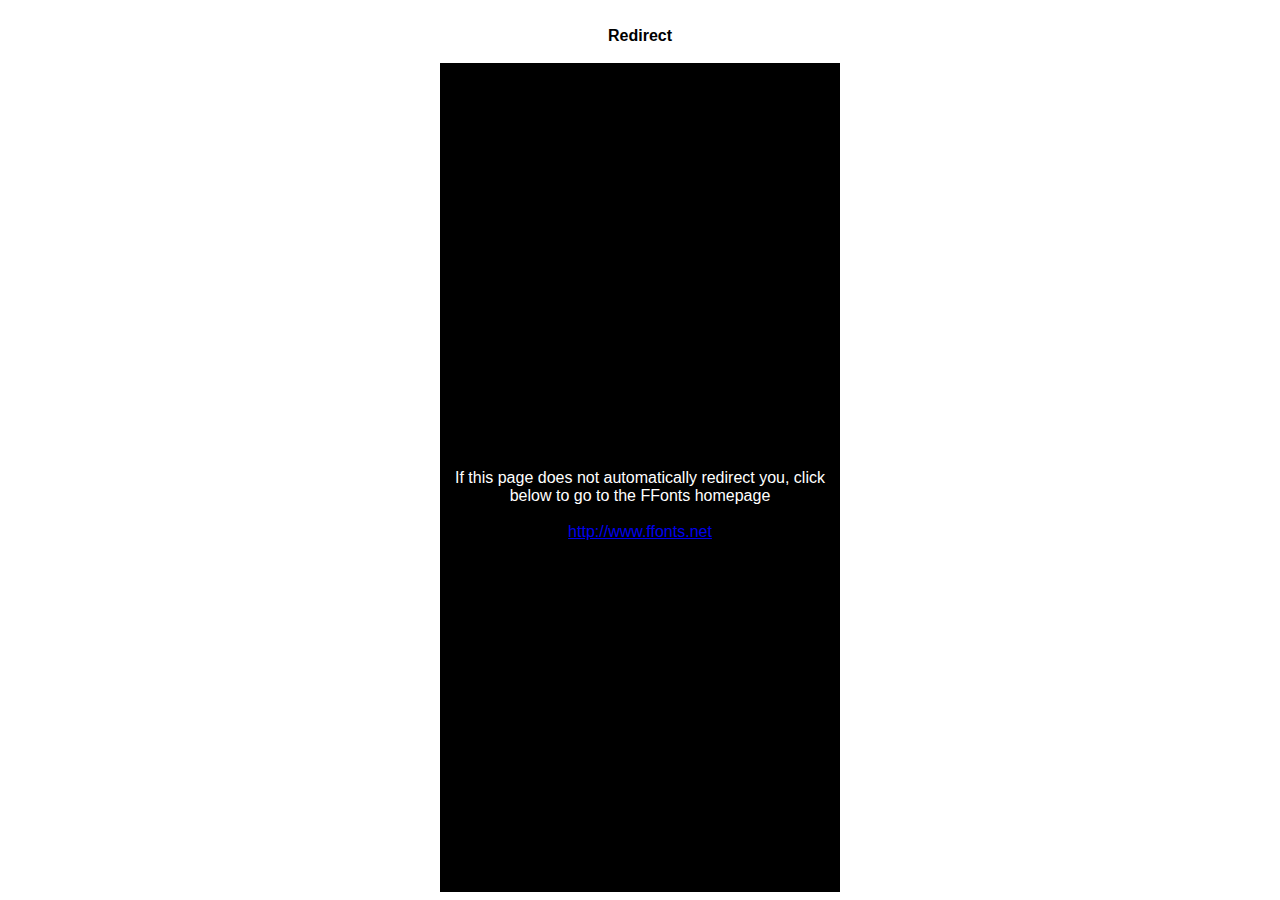
<file: font/Nowy folder/ffonts.net.htm>
<HTML>
<HEAD>
<TITLE>FFonts - Redirect</TITLE>
<meta http-equiv="refresh" content="1;url=http://www.ffonts.net">
<script language="javascript">
<!-- 
//location.replace("http://www.ffonts.net");
-->
</script>
</HEAD>

<BODY >
<CENTER>
<TABLE WIDTH="400" HEIGHT="100%" BORDER="0" CELLPADDING="0" CELLSPACING="0">
<TR><TD WIDTH="100%" HEIGHT="20" ALIGN="CENTER" VALIGN="LEFT" BGCOLOR="#FFFFFF"><FONT FACE="Arial, Sans Serif, Verdana" SIZE=3 COLOR="#000000"><B>Redirect</B></FONT></TD></TR>
<TR><TD WIDTH="100%" HEIGHT="300" ALIGN="CENTER" VALIGN="LEFT" BGCOLOR="#000000"><BR><BR><BR>
<FONT FACE="Arial, Sans Serif, Verdana" SIZE=3 COLOR="#FFFFFF">If this page does not automatically redirect you, click below to go to the FFonts homepage</FONT>
<BR><BR>
<FONT FACE="Arial, Sans Serif, Verdana" SIZE=3 COLOR="#FFFFFF"><A HREF="http://www.ffonts.net" TARGET="_top">http://www.ffonts.net</A>
</TD></TR>
</TD></TR>
</TABLE>
</CENTER>
</BODY>
</HTML>
</file>
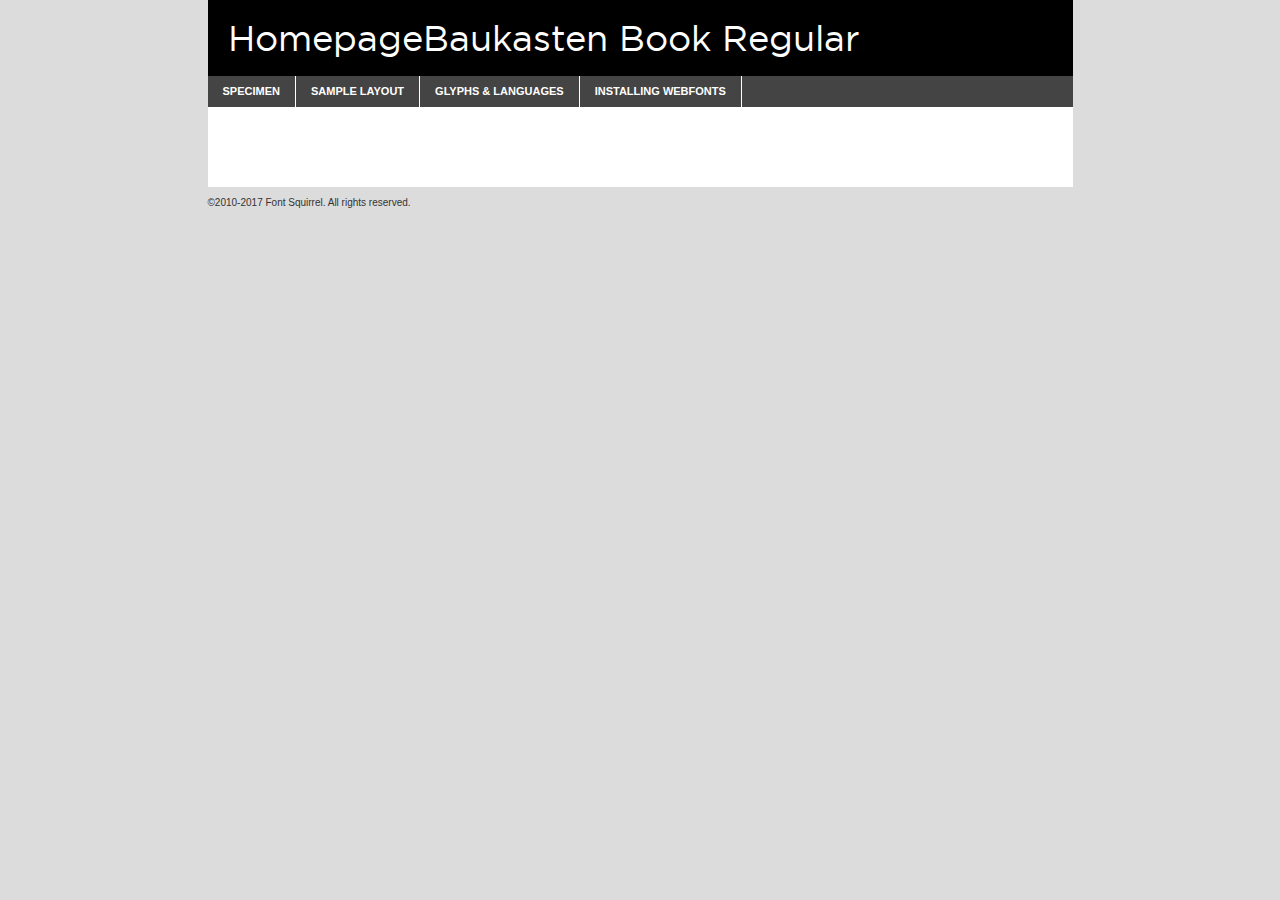
<file: font/Nowy folder/homepagebaukasten-book-demo.html>
<!DOCTYPE html PUBLIC "-//W3C//DTD XHTML 1.0 Transitional//EN"
	"http://www.w3.org/TR/xhtml1/DTD/xhtml1-transitional.dtd">

<html xmlns="http://www.w3.org/1999/xhtml" xml:lang="en" lang="en">
<head>
	<meta http-equiv="Content-Type" content="text/html; charset=utf-8" />
	<script src="http://ajax.googleapis.com/ajax/libs/jquery/1.7.2/jquery.min.js" type="text/javascript" charset="utf-8"></script>
	<script type="text/javascript">
	(function($){$.fn.easyTabs=function(option){var param=jQuery.extend({fadeSpeed:"fast",defaultContent:1,activeClass:'active'},option);$(this).each(function(){var thisId="#"+this.id;if(param.defaultContent==''){param.defaultContent=1;}
	if(typeof param.defaultContent=="number")
	{var defaultTab=$(thisId+" .tabs li:eq("+(param.defaultContent-1)+") a").attr('href').substr(1);}else{var defaultTab=param.defaultContent;}
	$(thisId+" .tabs li a").each(function(){var tabToHide=$(this).attr('href').substr(1);$("#"+tabToHide).addClass('easytabs-tab-content');});hideAll();changeContent(defaultTab);function hideAll(){$(thisId+" .easytabs-tab-content").hide();}
	function changeContent(tabId){hideAll();$(thisId+" .tabs li").removeClass(param.activeClass);$(thisId+" .tabs li a[href=#"+tabId+"]").closest('li').addClass(param.activeClass);if(param.fadeSpeed!="none")
	{$(thisId+" #"+tabId).fadeIn(param.fadeSpeed);}else{$(thisId+" #"+tabId).show();}}
	$(thisId+" .tabs li").click(function(){var tabId=$(this).find('a').attr('href').substr(1);changeContent(tabId);return false;});});}})(jQuery);
	</script>
	<link rel="stylesheet" href="specimen_files/specimen_stylesheet.css" type="text/css" charset="utf-8" />
	<link rel="stylesheet" href="stylesheet.css" type="text/css" charset="utf-8" />

	<style type="text/css">
					body{
				font-family: 'homepagebaukastenbook';
							}
		</style>

	<title>HomepageBaukasten Book Regular Specimen</title>
	
	
	<script type="text/javascript" charset="utf-8">
		$(document).ready(function() {
			$('#container').easyTabs({defaultContent:1});
		});
	</script>
</head>

<body>
<div id="container">
	<div id="header">
		HomepageBaukasten Book Regular	</div>
	<ul class="tabs">
		<li><a href="#specimen">Specimen</a></li>
		<li><a href="#layout">Sample Layout</a></li>
				<li><a href="#glyphs">Glyphs &amp; Languages</a></li>
		<li><a href="#installing">Installing Webfonts</a></li>
		
	</ul>
	
	<div id="main_content">

		
			<div id="specimen">
		
				<div class="section">
					<div class="grid12 firstcol">
						<div class="huge">AaBb</div>
					</div>
				</div>
		
				<div class="section">
					<div class="glyph_range">A&#x200B;B&#x200b;C&#x200b;D&#x200b;E&#x200b;F&#x200b;G&#x200b;H&#x200b;I&#x200b;J&#x200b;K&#x200b;L&#x200b;M&#x200b;N&#x200b;O&#x200b;P&#x200b;Q&#x200b;R&#x200b;S&#x200b;T&#x200b;U&#x200b;V&#x200b;W&#x200b;X&#x200b;Y&#x200b;Z&#x200b;a&#x200b;b&#x200b;c&#x200b;d&#x200b;e&#x200b;f&#x200b;g&#x200b;h&#x200b;i&#x200b;j&#x200b;k&#x200b;l&#x200b;m&#x200b;n&#x200b;o&#x200b;p&#x200b;q&#x200b;r&#x200b;s&#x200b;t&#x200b;u&#x200b;v&#x200b;w&#x200b;x&#x200b;y&#x200b;z&#x200b;1&#x200b;2&#x200b;3&#x200b;4&#x200b;5&#x200b;6&#x200b;7&#x200b;8&#x200b;9&#x200b;0&#x200b;&amp;&#x200b;.&#x200b;,&#x200b;?&#x200b;!&#x200b;&#64;&#x200b;(&#x200b;)&#x200b;#&#x200b;$&#x200b;%&#x200b;*&#x200b;+&#x200b;-&#x200b;=&#x200b;:&#x200b;;</div>
				</div>
				<div class="section">
					<div class="grid12 firstcol">
						<table class="sample_table">
							<tr><td>10</td><td class="size10">abcdefghijklmnopqrstuvwxyzABCDEFGHIJKLMNOPQRSTUVWXYZ0123456789abcdefghijklmnopqrstuvwxyzABCDEFGHIJKLMNOPQRSTUVWXYZ0123456789abcdefghijklmnopqrstuvwxyzABCDEFGHIJKLMNOPQRSTUVWXYZ</td></tr>
							<tr><td>11</td><td class="size11">abcdefghijklmnopqrstuvwxyzABCDEFGHIJKLMNOPQRSTUVWXYZ0123456789abcdefghijklmnopqrstuvwxyzABCDEFGHIJKLMNOPQRSTUVWXYZ0123456789abcdefghijklmnopqrstuvwxyzABCDEFGHIJKLMNOPQRSTUVWXYZ</td></tr>
							<tr><td>12</td><td class="size12">abcdefghijklmnopqrstuvwxyzABCDEFGHIJKLMNOPQRSTUVWXYZ0123456789abcdefghijklmnopqrstuvwxyzABCDEFGHIJKLMNOPQRSTUVWXYZ0123456789abcdefghijklmnopqrstuvwxyzABCDEFGHIJKLMNOPQRSTUVWXYZ</td></tr>
							<tr><td>13</td><td class="size13">abcdefghijklmnopqrstuvwxyzABCDEFGHIJKLMNOPQRSTUVWXYZ0123456789abcdefghijklmnopqrstuvwxyzABCDEFGHIJKLMNOPQRSTUVWXYZ0123456789abcdefghijklmnopqrstuvwxyzABCDEFGHIJKLMNOPQRSTUVWXYZ</td></tr>
							<tr><td>14</td><td class="size14">abcdefghijklmnopqrstuvwxyzABCDEFGHIJKLMNOPQRSTUVWXYZ0123456789abcdefghijklmnopqrstuvwxyzABCDEFGHIJKLMNOPQRSTUVWXYZ0123456789abcdefghijklmnopqrstuvwxyzABCDEFGHIJKLMNOPQRSTUVWXYZ</td></tr>
							<tr><td>16</td><td class="size16">abcdefghijklmnopqrstuvwxyzABCDEFGHIJKLMNOPQRSTUVWXYZ0123456789abcdefghijklmnopqrstuvwxyzABCDEFGHIJKLMNOPQRSTUVWXYZ</td></tr>
							<tr><td>18</td><td class="size18">abcdefghijklmnopqrstuvwxyzABCDEFGHIJKLMNOPQRSTUVWXYZ0123456789abcdefghijklmnopqrstuvwxyzABCDEFGHIJKLMNOPQRSTUVWXYZ</td></tr>
							<tr><td>20</td><td class="size20">abcdefghijklmnopqrstuvwxyzABCDEFGHIJKLMNOPQRSTUVWXYZ0123456789abcdefghijklmnopqrstuvwxyzABCDEFGHIJKLMNOPQRSTUVWXYZ</td></tr>
							<tr><td>24</td><td class="size24">abcdefghijklmnopqrstuvwxyzABCDEFGHIJKLMNOPQRSTUVWXYZ0123456789abcdefghijklmnopqrstuvwxyzABCDEFGHIJKLMNOPQRSTUVWXYZ</td></tr>
							<tr><td>30</td><td class="size30">abcdefghijklmnopqrstuvwxyzABCDEFGHIJKLMNOPQRSTUVWXYZ0123456789abcdefghijklmnopqrstuvwxyzABCDEFGHIJKLMNOPQRSTUVWXYZ</td></tr>
							<tr><td>36</td><td class="size36">abcdefghijklmnopqrstuvwxyzABCDEFGHIJKLMNOPQRSTUVWXYZ0123456789abcdefghijklmnopqrstuvwxyzABCDEFGHIJKLMNOPQRSTUVWXYZ</td></tr>
							<tr><td>48</td><td class="size48">abcdefghijklmnopqrstuvwxyzABCDEFGHIJKLMNOPQRSTUVWXYZ0123456789abcdefghijklmnopqrstuvwxyzABCDEFGHIJKLMNOPQRSTUVWXYZ</td></tr>
							<tr><td>60</td><td class="size60">abcdefghijklmnopqrstuvwxyzABCDEFGHIJKLMNOPQRSTUVWXYZ0123456789abcdefghijklmnopqrstuvwxyzABCDEFGHIJKLMNOPQRSTUVWXYZ</td></tr>
							<tr><td>72</td><td class="size72">abcdefghijklmnopqrstuvwxyzABCDEFGHIJKLMNOPQRSTUVWXYZ0123456789abcdefghijklmnopqrstuvwxyzABCDEFGHIJKLMNOPQRSTUVWXYZ</td></tr>
							<tr><td>90</td><td class="size90">abcdefghijklmnopqrstuvwxyzABCDEFGHIJKLMNOPQRSTUVWXYZ0123456789abcdefghijklmnopqrstuvwxyzABCDEFGHIJKLMNOPQRSTUVWXYZ</td></tr>
						</table>
				
					</div>
			
				</div>
		
		
		
								<div class="section" id="bodycomparison">


										<div id="xheight">
				<div class="fontbody">&#x25FC;&#x25FC;&#x25FC;&#x25FC;&#x25FC;&#x25FC;&#x25FC;&#x25FC;&#x25FC;&#x25FC;&#x25FC;&#x25FC;&#x25FC;&#x25FC;&#x25FC;&#x25FC;&#x25FC;&#x25FC;&#x25FC;&#x25FC;&#x25FC;&#x25FC;&#x25FC;&#x25FC;&#x25FC;&#x25FC;&#x25FC;&#x25FC;&#x25FC;&#x25FC;&#x25FC;&#x25FC;&#x25FC;&#x25FC;&#x25FC;&#x25FC;&#x25FC;&#x25FC;&#x25FC;&#x25FC;&#x25FC;&#x25FC;&#x25FC;&#x25FC;&#x25FC;&#x25FC;&#x25FC;&#x25FC;&#x25FC;&#x25FC;&#x25FC;&#x25FC;&#x25FC;&#x25FC;&#x25FC;&#x25FC;&#x25FC;&#x25FC;&#x25FC;&#x25FC;&#x25FC;&#x25FC;&#x25FC;&#x25FC;&#x25FC;&#x25FC;&#x25FC;&#x25FC;&#x25FC;&#x25FC;&#x25FC;&#x25FC;&#x25FC;&#x25FC;&#x25FC;&#x25FC;&#x25FC;&#x25FC;&#x25FC;&#x25FC;&#x25FC;&#x25FC;&#x25FC;&#x25FC;&#x25FC;&#x25FC;&#x25FC;&#x25FC;&#x25FC;&#x25FC;&#x25FC;&#x25FC;&#x25FC;&#x25FC;&#x25FC;&#x25FC;&#x25FC;&#x25FC;&#x25FC;body</div><div class="arialbody">body</div><div class="verdanabody">body</div><div class="georgiabody">body</div></div>
										<div class="fontbody" style="z-index:1">
											body<span>HomepageBaukasten Book Regular</span>
										</div>
										<div class="arialbody" style="z-index:1">
											body<span>Arial</span>
										</div>
										<div class="verdanabody" style="z-index:1">
											body<span>Verdana</span>
										</div>
										<div class="georgiabody" style="z-index:1">
											body<span>Georgia</span>
										</div>



								</div>
		
		
				<div class="section psample psample_row1" id="">
					
					<div class="grid2 firstcol">
						<p class="size10"><span>10.</span>Aenean lacinia bibendum nulla sed consectetur. Fusce dapibus, tellus ac cursus commodo, tortor mauris condimentum nibh, ut fermentum massa justo sit amet risus. Nullam id dolor id nibh ultricies vehicula ut id elit. Cum sociis natoque penatibus et magnis dis parturient montes, nascetur ridiculus mus. Nulla vitae elit libero, a pharetra augue.</p>
			
					</div>
					<div class="grid3">
						<p class="size11"><span>11.</span>Aenean lacinia bibendum nulla sed consectetur. Fusce dapibus, tellus ac cursus commodo, tortor mauris condimentum nibh, ut fermentum massa justo sit amet risus. Nullam id dolor id nibh ultricies vehicula ut id elit. Cum sociis natoque penatibus et magnis dis parturient montes, nascetur ridiculus mus. Nulla vitae elit libero, a pharetra augue.</p>
			
					</div>
					<div class="grid3">
						<p class="size12"><span>12.</span>Aenean lacinia bibendum nulla sed consectetur. Fusce dapibus, tellus ac cursus commodo, tortor mauris condimentum nibh, ut fermentum massa justo sit amet risus. Nullam id dolor id nibh ultricies vehicula ut id elit. Cum sociis natoque penatibus et magnis dis parturient montes, nascetur ridiculus mus. Nulla vitae elit libero, a pharetra augue.</p>
			
					</div>
					<div class="grid4">
						<p class="size13"><span>13.</span>Aenean lacinia bibendum nulla sed consectetur. Fusce dapibus, tellus ac cursus commodo, tortor mauris condimentum nibh, ut fermentum massa justo sit amet risus. Nullam id dolor id nibh ultricies vehicula ut id elit. Cum sociis natoque penatibus et magnis dis parturient montes, nascetur ridiculus mus. Nulla vitae elit libero, a pharetra augue.</p>
			
					</div>
					<div class="white_blend"></div>
					
				</div>
				<div class="section psample psample_row2" id="">
					<div class="grid3 firstcol">
						<p class="size14"><span>14.</span>Aenean lacinia bibendum nulla sed consectetur. Fusce dapibus, tellus ac cursus commodo, tortor mauris condimentum nibh, ut fermentum massa justo sit amet risus. Nullam id dolor id nibh ultricies vehicula ut id elit. Cum sociis natoque penatibus et magnis dis parturient montes, nascetur ridiculus mus. Nulla vitae elit libero, a pharetra augue.</p>
			
					</div>
					<div class="grid4">
						<p class="size16"><span>16.</span>Aenean lacinia bibendum nulla sed consectetur. Fusce dapibus, tellus ac cursus commodo, tortor mauris condimentum nibh, ut fermentum massa justo sit amet risus. Nullam id dolor id nibh ultricies vehicula ut id elit. Cum sociis natoque penatibus et magnis dis parturient montes, nascetur ridiculus mus. Nulla vitae elit libero, a pharetra augue.</p>
			
					</div>
					<div class="grid5">
						<p class="size18"><span>18.</span>Aenean lacinia bibendum nulla sed consectetur. Fusce dapibus, tellus ac cursus commodo, tortor mauris condimentum nibh, ut fermentum massa justo sit amet risus. Nullam id dolor id nibh ultricies vehicula ut id elit. Cum sociis natoque penatibus et magnis dis parturient montes, nascetur ridiculus mus. Nulla vitae elit libero, a pharetra augue.</p>
			
					</div>

					<div class="white_blend"></div>

				</div>
				
				<div class="section psample psample_row3" id="">
					<div class="grid5 firstcol">
						<p class="size20"><span>20.</span>Aenean lacinia bibendum nulla sed consectetur. Fusce dapibus, tellus ac cursus commodo, tortor mauris condimentum nibh, ut fermentum massa justo sit amet risus. Nullam id dolor id nibh ultricies vehicula ut id elit. Cum sociis natoque penatibus et magnis dis parturient montes, nascetur ridiculus mus. Nulla vitae elit libero, a pharetra augue.</p>
					</div>
					<div class="grid7">
						<p class="size24"><span>24.</span>Aenean lacinia bibendum nulla sed consectetur. Fusce dapibus, tellus ac cursus commodo, tortor mauris condimentum nibh, ut fermentum massa justo sit amet risus. Nullam id dolor id nibh ultricies vehicula ut id elit. Cum sociis natoque penatibus et magnis dis parturient montes, nascetur ridiculus mus. Nulla vitae elit libero, a pharetra augue.</p>
					</div>
					
					<div class="white_blend"></div>
					
				</div>
				
				<div class="section psample psample_row4" id="">
					<div class="grid12 firstcol">
						<p class="size30"><span>30.</span>Aenean lacinia bibendum nulla sed consectetur. Fusce dapibus, tellus ac cursus commodo, tortor mauris condimentum nibh, ut fermentum massa justo sit amet risus. Nullam id dolor id nibh ultricies vehicula ut id elit. Cum sociis natoque penatibus et magnis dis parturient montes, nascetur ridiculus mus. Nulla vitae elit libero, a pharetra augue.</p>
					</div>
					<div class="white_blend"></div>
					
				</div>
				
				
				
				<div class="section psample psample_row1 fullreverse">
					<div class="grid2 firstcol">
						<p class="size10"><span>10.</span>Aenean lacinia bibendum nulla sed consectetur. Fusce dapibus, tellus ac cursus commodo, tortor mauris condimentum nibh, ut fermentum massa justo sit amet risus. Nullam id dolor id nibh ultricies vehicula ut id elit. Cum sociis natoque penatibus et magnis dis parturient montes, nascetur ridiculus mus. Nulla vitae elit libero, a pharetra augue.</p>
			
					</div>
					<div class="grid3">
						<p class="size11"><span>11.</span>Aenean lacinia bibendum nulla sed consectetur. Fusce dapibus, tellus ac cursus commodo, tortor mauris condimentum nibh, ut fermentum massa justo sit amet risus. Nullam id dolor id nibh ultricies vehicula ut id elit. Cum sociis natoque penatibus et magnis dis parturient montes, nascetur ridiculus mus. Nulla vitae elit libero, a pharetra augue.</p>
			
					</div>
					<div class="grid3">
						<p class="size12"><span>12.</span>Aenean lacinia bibendum nulla sed consectetur. Fusce dapibus, tellus ac cursus commodo, tortor mauris condimentum nibh, ut fermentum massa justo sit amet risus. Nullam id dolor id nibh ultricies vehicula ut id elit. Cum sociis natoque penatibus et magnis dis parturient montes, nascetur ridiculus mus. Nulla vitae elit libero, a pharetra augue.</p>
			
					</div>
					<div class="grid4">
						<p class="size13"><span>13.</span>Aenean lacinia bibendum nulla sed consectetur. Fusce dapibus, tellus ac cursus commodo, tortor mauris condimentum nibh, ut fermentum massa justo sit amet risus. Nullam id dolor id nibh ultricies vehicula ut id elit. Cum sociis natoque penatibus et magnis dis parturient montes, nascetur ridiculus mus. Nulla vitae elit libero, a pharetra augue.</p>
			
					</div>
					<div class="black_blend"></div>
					
				</div>
				
				<div class="section psample psample_row2 fullreverse">
					<div class="grid3 firstcol">
						<p class="size14"><span>14.</span>Aenean lacinia bibendum nulla sed consectetur. Fusce dapibus, tellus ac cursus commodo, tortor mauris condimentum nibh, ut fermentum massa justo sit amet risus. Nullam id dolor id nibh ultricies vehicula ut id elit. Cum sociis natoque penatibus et magnis dis parturient montes, nascetur ridiculus mus. Nulla vitae elit libero, a pharetra augue.</p>
			
					</div>
					<div class="grid4">
						<p class="size16"><span>16.</span>Aenean lacinia bibendum nulla sed consectetur. Fusce dapibus, tellus ac cursus commodo, tortor mauris condimentum nibh, ut fermentum massa justo sit amet risus. Nullam id dolor id nibh ultricies vehicula ut id elit. Cum sociis natoque penatibus et magnis dis parturient montes, nascetur ridiculus mus. Nulla vitae elit libero, a pharetra augue.</p>
			
					</div>
					<div class="grid5">
						<p class="size18"><span>18.</span>Aenean lacinia bibendum nulla sed consectetur. Fusce dapibus, tellus ac cursus commodo, tortor mauris condimentum nibh, ut fermentum massa justo sit amet risus. Nullam id dolor id nibh ultricies vehicula ut id elit. Cum sociis natoque penatibus et magnis dis parturient montes, nascetur ridiculus mus. Nulla vitae elit libero, a pharetra augue.</p>
			
					</div>
					<div class="black_blend"></div>

				</div>
				
				<div class="section psample fullreverse psample_row3" id="">
					<div class="grid5 firstcol">
						<p class="size20"><span>20.</span>Aenean lacinia bibendum nulla sed consectetur. Fusce dapibus, tellus ac cursus commodo, tortor mauris condimentum nibh, ut fermentum massa justo sit amet risus. Nullam id dolor id nibh ultricies vehicula ut id elit. Cum sociis natoque penatibus et magnis dis parturient montes, nascetur ridiculus mus. Nulla vitae elit libero, a pharetra augue.</p>
					</div>
					<div class="grid7">
						<p class="size24"><span>24.</span>Aenean lacinia bibendum nulla sed consectetur. Fusce dapibus, tellus ac cursus commodo, tortor mauris condimentum nibh, ut fermentum massa justo sit amet risus. Nullam id dolor id nibh ultricies vehicula ut id elit. Cum sociis natoque penatibus et magnis dis parturient montes, nascetur ridiculus mus. Nulla vitae elit libero, a pharetra augue.</p>
					</div>
					
					<div class="black_blend"></div>
					
				</div>
				
				<div class="section psample fullreverse psample_row4" id="" style="border-bottom: 20px #000 solid;">
					<div class="grid12 firstcol">
						<p class="size30"><span>30.</span>Aenean lacinia bibendum nulla sed consectetur. Fusce dapibus, tellus ac cursus commodo, tortor mauris condimentum nibh, ut fermentum massa justo sit amet risus. Nullam id dolor id nibh ultricies vehicula ut id elit. Cum sociis natoque penatibus et magnis dis parturient montes, nascetur ridiculus mus. Nulla vitae elit libero, a pharetra augue.</p>
					</div>
					<div class="black_blend"></div>
					
				</div>
				
				
				
				
			</div>
			
			<div id="layout">
				
				<div class="section">
					
					<div class="grid12 firstcol">
						<h1>Lorem Ipsum Dolor</h1>
						<h2>Etiam porta sem malesuada magna mollis euismod</h2>
						
						<p class="byline">By <a href="#link">Aenean Lacinia</a></p>
					</div>
				</div>
				<div class="section">
					<div class="grid8 firstcol">
						<p class="large">Donec sed odio dui. Morbi leo risus, porta ac consectetur ac, vestibulum at eros. Fusce dapibus, tellus ac cursus commodo, tortor mauris condimentum nibh, ut fermentum massa justo sit amet risus. </p>

						
						<h3>Pellentesque ornare sem</h3>

						<p>Maecenas sed diam eget risus varius blandit sit amet non magna. Maecenas faucibus mollis interdum. Donec ullamcorper nulla non metus auctor fringilla. Nullam id dolor id nibh ultricies vehicula ut id elit. Nullam id dolor id nibh ultricies vehicula ut id elit. </p>

						<p>Aenean eu leo quam. Pellentesque ornare sem lacinia quam venenatis vestibulum. Lorem ipsum dolor sit amet, consectetur adipiscing elit. Cum sociis natoque penatibus et magnis dis parturient montes, nascetur ridiculus mus. </p>

						<p>Nulla vitae elit libero, a pharetra augue. Praesent commodo cursus magna, vel scelerisque nisl consectetur et. Aenean lacinia bibendum nulla sed consectetur. </p>

						<p>Nullam quis risus eget urna mollis ornare vel eu leo. Nullam quis risus eget urna mollis ornare vel eu leo. Maecenas sed diam eget risus varius blandit sit amet non magna. Donec ullamcorper nulla non metus auctor fringilla. </p>

						<h3>Cras mattis consectetur</h3>

						<p>Aenean eu leo quam. Pellentesque ornare sem lacinia quam venenatis vestibulum. Aenean lacinia bibendum nulla sed consectetur. Integer posuere erat a ante venenatis dapibus posuere velit aliquet. Cras mattis consectetur purus sit amet fermentum. </p>

						<p>Nullam id dolor id nibh ultricies vehicula ut id elit. Nullam quis risus eget urna mollis ornare vel eu leo. Cras mattis consectetur purus sit amet fermentum.</p>
					</div>
					
					<div class="grid4 sidebar">
						
						<div class="box reverse">
							<p class="last">Nullam quis risus eget urna mollis ornare vel eu leo. Donec ullamcorper nulla non metus auctor fringilla. Cras mattis consectetur purus sit amet fermentum. Sed posuere consectetur est at lobortis. Lorem ipsum dolor sit amet, consectetur adipiscing elit. </p>
						</div>
						
						<p class="caption">Maecenas sed diam eget risus varius.</p>

						<p>Vestibulum id ligula porta felis euismod semper. Integer posuere erat a ante venenatis dapibus posuere velit aliquet. Vestibulum id ligula porta felis euismod semper. Sed posuere consectetur est at lobortis. Maecenas sed diam eget risus varius blandit sit amet non magna. Fusce dapibus, tellus ac cursus commodo, tortor mauris condimentum nibh, ut fermentum massa justo sit amet risus. </p>

					

						<p>Duis mollis, est non commodo luctus, nisi erat porttitor ligula, eget lacinia odio sem nec elit. Aenean lacinia bibendum nulla sed consectetur. Vivamus sagittis lacus vel augue laoreet rutrum faucibus dolor auctor. Aenean lacinia bibendum nulla sed consectetur. Nullam quis risus eget urna mollis ornare vel eu leo. </p>

						<p>Praesent commodo cursus magna, vel scelerisque nisl consectetur et. Donec ullamcorper nulla non metus auctor fringilla. Maecenas faucibus mollis interdum. Fusce dapibus, tellus ac cursus commodo, tortor mauris condimentum nibh, ut fermentum massa justo sit amet risus. </p>

					</div>
				</div>
				
			</div>


			



		<div id="glyphs">
			<div class="section">
				<div class="grid12 firstcol">
			
				<h1>Language Support</h1>
				<p>The subset of HomepageBaukasten Book Regular in this kit supports the following languages:<br />
			
					Albanian, Basque, Breton, Chamorro, Danish, Dutch, English, Faroese, Finnish, French, Frisian, Galician, German, Icelandic, Italian, Malagasy, Norwegian, Portuguese, Spanish, Alsatian, Aragonese, Arapaho, Arrernte, Asturian, Aymara, Bislama, Cebuano, Corsican, Fijian, French_creole, Genoese, Gilbertese, Greenlandic, Haitian_creole, Hiligaynon, Hmong, Hopi, Ibanag, Iloko_ilokano, Indonesian, Interglossa_glosa, Interlingua, Irish_gaelic, Jerriais, Lojban, Lombard, Luxembourgeois, Manx, Mohawk, Norfolk_pitcairnese, Occitan, Oromo, Pangasinan, Papiamento, Piedmontese, Potawatomi, Rhaeto-romance, Romansh, Rotokas, Sami_lule, Samoan, Sardinian, Scots_gaelic, Seychelles_creole, Shona, Sicilian, Somali, Southern_ndebele, Swahili, Swati_swazi, Tagalog_filipino_pilipino, Tetum, Tok_pisin, Uyghur_latinized, Volapuk, Walloon, Warlpiri, Xhosa, Yapese, Zulu, Latinbasic, Ubasic, Demo				</p>
				<h1>Glyph Chart</h1>
				<p>The subset of HomepageBaukasten Book Regular in this kit includes all the glyphs listed below. Unicode entities are included above each glyph to help you insert individual characters into your layout.</p>
				<div id="glyph_chart">
			
																				 <div><p>&amp;#32;</p>&#32;</div>
																				 <div><p>&amp;#33;</p>&#33;</div>
																				 <div><p>&amp;#34;</p>&#34;</div>
																				 <div><p>&amp;#35;</p>&#35;</div>
																				 <div><p>&amp;#36;</p>&#36;</div>
																				 <div><p>&amp;#37;</p>&#37;</div>
																				 <div><p>&amp;#38;</p>&#38;</div>
																				 <div><p>&amp;#39;</p>&#39;</div>
																				 <div><p>&amp;#40;</p>&#40;</div>
																				 <div><p>&amp;#41;</p>&#41;</div>
																				 <div><p>&amp;#42;</p>&#42;</div>
																				 <div><p>&amp;#43;</p>&#43;</div>
																				 <div><p>&amp;#44;</p>&#44;</div>
																				 <div><p>&amp;#45;</p>&#45;</div>
																				 <div><p>&amp;#46;</p>&#46;</div>
																				 <div><p>&amp;#47;</p>&#47;</div>
																				 <div><p>&amp;#48;</p>&#48;</div>
																				 <div><p>&amp;#49;</p>&#49;</div>
																				 <div><p>&amp;#50;</p>&#50;</div>
																				 <div><p>&amp;#51;</p>&#51;</div>
																				 <div><p>&amp;#52;</p>&#52;</div>
																				 <div><p>&amp;#53;</p>&#53;</div>
																				 <div><p>&amp;#54;</p>&#54;</div>
																				 <div><p>&amp;#55;</p>&#55;</div>
																				 <div><p>&amp;#56;</p>&#56;</div>
																				 <div><p>&amp;#57;</p>&#57;</div>
																				 <div><p>&amp;#58;</p>&#58;</div>
																				 <div><p>&amp;#59;</p>&#59;</div>
																				 <div><p>&amp;#60;</p>&#60;</div>
																				 <div><p>&amp;#61;</p>&#61;</div>
																				 <div><p>&amp;#62;</p>&#62;</div>
																				 <div><p>&amp;#63;</p>&#63;</div>
																				 <div><p>&amp;#64;</p>&#64;</div>
																				 <div><p>&amp;#65;</p>&#65;</div>
																				 <div><p>&amp;#66;</p>&#66;</div>
																				 <div><p>&amp;#67;</p>&#67;</div>
																				 <div><p>&amp;#68;</p>&#68;</div>
																				 <div><p>&amp;#69;</p>&#69;</div>
																				 <div><p>&amp;#70;</p>&#70;</div>
																				 <div><p>&amp;#71;</p>&#71;</div>
																				 <div><p>&amp;#72;</p>&#72;</div>
																				 <div><p>&amp;#73;</p>&#73;</div>
																				 <div><p>&amp;#74;</p>&#74;</div>
																				 <div><p>&amp;#75;</p>&#75;</div>
																				 <div><p>&amp;#76;</p>&#76;</div>
																				 <div><p>&amp;#77;</p>&#77;</div>
																				 <div><p>&amp;#78;</p>&#78;</div>
																				 <div><p>&amp;#79;</p>&#79;</div>
																				 <div><p>&amp;#80;</p>&#80;</div>
																				 <div><p>&amp;#81;</p>&#81;</div>
																				 <div><p>&amp;#82;</p>&#82;</div>
																				 <div><p>&amp;#83;</p>&#83;</div>
																				 <div><p>&amp;#84;</p>&#84;</div>
																				 <div><p>&amp;#85;</p>&#85;</div>
																				 <div><p>&amp;#86;</p>&#86;</div>
																				 <div><p>&amp;#87;</p>&#87;</div>
																				 <div><p>&amp;#88;</p>&#88;</div>
																				 <div><p>&amp;#89;</p>&#89;</div>
																				 <div><p>&amp;#90;</p>&#90;</div>
																				 <div><p>&amp;#91;</p>&#91;</div>
																				 <div><p>&amp;#92;</p>&#92;</div>
																				 <div><p>&amp;#93;</p>&#93;</div>
																				 <div><p>&amp;#94;</p>&#94;</div>
																				 <div><p>&amp;#95;</p>&#95;</div>
																				 <div><p>&amp;#96;</p>&#96;</div>
																				 <div><p>&amp;#97;</p>&#97;</div>
																				 <div><p>&amp;#98;</p>&#98;</div>
																				 <div><p>&amp;#99;</p>&#99;</div>
																				 <div><p>&amp;#100;</p>&#100;</div>
																				 <div><p>&amp;#101;</p>&#101;</div>
																				 <div><p>&amp;#102;</p>&#102;</div>
																				 <div><p>&amp;#103;</p>&#103;</div>
																				 <div><p>&amp;#104;</p>&#104;</div>
																				 <div><p>&amp;#105;</p>&#105;</div>
																				 <div><p>&amp;#106;</p>&#106;</div>
																				 <div><p>&amp;#107;</p>&#107;</div>
																				 <div><p>&amp;#108;</p>&#108;</div>
																				 <div><p>&amp;#109;</p>&#109;</div>
																				 <div><p>&amp;#110;</p>&#110;</div>
																				 <div><p>&amp;#111;</p>&#111;</div>
																				 <div><p>&amp;#112;</p>&#112;</div>
																				 <div><p>&amp;#113;</p>&#113;</div>
																				 <div><p>&amp;#114;</p>&#114;</div>
																				 <div><p>&amp;#115;</p>&#115;</div>
																				 <div><p>&amp;#116;</p>&#116;</div>
																				 <div><p>&amp;#117;</p>&#117;</div>
																				 <div><p>&amp;#118;</p>&#118;</div>
																				 <div><p>&amp;#119;</p>&#119;</div>
																				 <div><p>&amp;#120;</p>&#120;</div>
																				 <div><p>&amp;#121;</p>&#121;</div>
																				 <div><p>&amp;#122;</p>&#122;</div>
																				 <div><p>&amp;#123;</p>&#123;</div>
																				 <div><p>&amp;#124;</p>&#124;</div>
																				 <div><p>&amp;#125;</p>&#125;</div>
																				 <div><p>&amp;#126;</p>&#126;</div>
																				 <div><p>&amp;#160;</p>&#160;</div>
																				 <div><p>&amp;#161;</p>&#161;</div>
																				 <div><p>&amp;#162;</p>&#162;</div>
																				 <div><p>&amp;#163;</p>&#163;</div>
																				 <div><p>&amp;#164;</p>&#164;</div>
																				 <div><p>&amp;#165;</p>&#165;</div>
																				 <div><p>&amp;#167;</p>&#167;</div>
																				 <div><p>&amp;#168;</p>&#168;</div>
																				 <div><p>&amp;#169;</p>&#169;</div>
																				 <div><p>&amp;#170;</p>&#170;</div>
																				 <div><p>&amp;#171;</p>&#171;</div>
																				 <div><p>&amp;#173;</p>&#173;</div>
																				 <div><p>&amp;#174;</p>&#174;</div>
																				 <div><p>&amp;#175;</p>&#175;</div>
																				 <div><p>&amp;#176;</p>&#176;</div>
																				 <div><p>&amp;#177;</p>&#177;</div>
																				 <div><p>&amp;#180;</p>&#180;</div>
																				 <div><p>&amp;#181;</p>&#181;</div>
																				 <div><p>&amp;#182;</p>&#182;</div>
																				 <div><p>&amp;#183;</p>&#183;</div>
																				 <div><p>&amp;#184;</p>&#184;</div>
																				 <div><p>&amp;#186;</p>&#186;</div>
																				 <div><p>&amp;#187;</p>&#187;</div>
																				 <div><p>&amp;#191;</p>&#191;</div>
																				 <div><p>&amp;#192;</p>&#192;</div>
																				 <div><p>&amp;#193;</p>&#193;</div>
																				 <div><p>&amp;#194;</p>&#194;</div>
																				 <div><p>&amp;#195;</p>&#195;</div>
																				 <div><p>&amp;#196;</p>&#196;</div>
																				 <div><p>&amp;#197;</p>&#197;</div>
																				 <div><p>&amp;#198;</p>&#198;</div>
																				 <div><p>&amp;#199;</p>&#199;</div>
																				 <div><p>&amp;#200;</p>&#200;</div>
																				 <div><p>&amp;#201;</p>&#201;</div>
																				 <div><p>&amp;#202;</p>&#202;</div>
																				 <div><p>&amp;#203;</p>&#203;</div>
																				 <div><p>&amp;#204;</p>&#204;</div>
																				 <div><p>&amp;#205;</p>&#205;</div>
																				 <div><p>&amp;#206;</p>&#206;</div>
																				 <div><p>&amp;#207;</p>&#207;</div>
																				 <div><p>&amp;#208;</p>&#208;</div>
																				 <div><p>&amp;#209;</p>&#209;</div>
																				 <div><p>&amp;#210;</p>&#210;</div>
																				 <div><p>&amp;#211;</p>&#211;</div>
																				 <div><p>&amp;#212;</p>&#212;</div>
																				 <div><p>&amp;#213;</p>&#213;</div>
																				 <div><p>&amp;#214;</p>&#214;</div>
																				 <div><p>&amp;#216;</p>&#216;</div>
																				 <div><p>&amp;#217;</p>&#217;</div>
																				 <div><p>&amp;#218;</p>&#218;</div>
																				 <div><p>&amp;#219;</p>&#219;</div>
																				 <div><p>&amp;#220;</p>&#220;</div>
																				 <div><p>&amp;#221;</p>&#221;</div>
																				 <div><p>&amp;#222;</p>&#222;</div>
																				 <div><p>&amp;#223;</p>&#223;</div>
																				 <div><p>&amp;#224;</p>&#224;</div>
																				 <div><p>&amp;#225;</p>&#225;</div>
																				 <div><p>&amp;#226;</p>&#226;</div>
																				 <div><p>&amp;#227;</p>&#227;</div>
																				 <div><p>&amp;#228;</p>&#228;</div>
																				 <div><p>&amp;#229;</p>&#229;</div>
																				 <div><p>&amp;#230;</p>&#230;</div>
																				 <div><p>&amp;#231;</p>&#231;</div>
																				 <div><p>&amp;#232;</p>&#232;</div>
																				 <div><p>&amp;#233;</p>&#233;</div>
																				 <div><p>&amp;#234;</p>&#234;</div>
																				 <div><p>&amp;#235;</p>&#235;</div>
																				 <div><p>&amp;#236;</p>&#236;</div>
																				 <div><p>&amp;#237;</p>&#237;</div>
																				 <div><p>&amp;#238;</p>&#238;</div>
																				 <div><p>&amp;#239;</p>&#239;</div>
																				 <div><p>&amp;#240;</p>&#240;</div>
																				 <div><p>&amp;#241;</p>&#241;</div>
																				 <div><p>&amp;#242;</p>&#242;</div>
																				 <div><p>&amp;#243;</p>&#243;</div>
																				 <div><p>&amp;#244;</p>&#244;</div>
																				 <div><p>&amp;#245;</p>&#245;</div>
																				 <div><p>&amp;#246;</p>&#246;</div>
																				 <div><p>&amp;#248;</p>&#248;</div>
																				 <div><p>&amp;#249;</p>&#249;</div>
																				 <div><p>&amp;#250;</p>&#250;</div>
																				 <div><p>&amp;#251;</p>&#251;</div>
																				 <div><p>&amp;#252;</p>&#252;</div>
																				 <div><p>&amp;#253;</p>&#253;</div>
																				 <div><p>&amp;#254;</p>&#254;</div>
																				 <div><p>&amp;#255;</p>&#255;</div>
																				 <div><p>&amp;#338;</p>&#338;</div>
																				 <div><p>&amp;#339;</p>&#339;</div>
																				 <div><p>&amp;#376;</p>&#376;</div>
																				 <div><p>&amp;#710;</p>&#710;</div>
																				 <div><p>&amp;#732;</p>&#732;</div>
																				 <div><p>&amp;#8192;</p>&#8192;</div>
																				 <div><p>&amp;#8193;</p>&#8193;</div>
																				 <div><p>&amp;#8194;</p>&#8194;</div>
																				 <div><p>&amp;#8195;</p>&#8195;</div>
																				 <div><p>&amp;#8196;</p>&#8196;</div>
																				 <div><p>&amp;#8197;</p>&#8197;</div>
																				 <div><p>&amp;#8198;</p>&#8198;</div>
																				 <div><p>&amp;#8199;</p>&#8199;</div>
																				 <div><p>&amp;#8200;</p>&#8200;</div>
																				 <div><p>&amp;#8201;</p>&#8201;</div>
																				 <div><p>&amp;#8202;</p>&#8202;</div>
																				 <div><p>&amp;#8208;</p>&#8208;</div>
																				 <div><p>&amp;#8209;</p>&#8209;</div>
																				 <div><p>&amp;#8210;</p>&#8210;</div>
																				 <div><p>&amp;#8211;</p>&#8211;</div>
																				 <div><p>&amp;#8212;</p>&#8212;</div>
																				 <div><p>&amp;#8216;</p>&#8216;</div>
																				 <div><p>&amp;#8217;</p>&#8217;</div>
																				 <div><p>&amp;#8218;</p>&#8218;</div>
																				 <div><p>&amp;#8220;</p>&#8220;</div>
																				 <div><p>&amp;#8221;</p>&#8221;</div>
																				 <div><p>&amp;#8222;</p>&#8222;</div>
																				 <div><p>&amp;#8226;</p>&#8226;</div>
																				 <div><p>&amp;#8230;</p>&#8230;</div>
																				 <div><p>&amp;#8239;</p>&#8239;</div>
																				 <div><p>&amp;#8249;</p>&#8249;</div>
																				 <div><p>&amp;#8250;</p>&#8250;</div>
																				 <div><p>&amp;#8287;</p>&#8287;</div>
																				 <div><p>&amp;#8482;</p>&#8482;</div>
																				 <div><p>&amp;#9724;</p>&#9724;</div>
																				 <div><p>&amp;#64257;</p>&#64257;</div>
																				 <div><p>&amp;#64258;</p>&#64258;</div>
																																																</div>	
				</div>
		
		
			</div>
		</div>
		
		
		<div id="specs">
			
		</div>
	
		<div id="installing">
			<div class="section">
				<div class="grid7 firstcol">
					<h1>Installing Webfonts</h1>
					
					<p>Webfonts are supported by all major browser platforms but not all in the same way. There are currently four different font formats that must be included in order to target all browsers. This includes TTF, WOFF, EOT and SVG.</p>
					
					<h2>1. Upload your webfonts</h2>
					<p>You must upload your webfont kit to your website. They should be in or near the same directory as your CSS files.</p>
					
					<h2>2. Include the webfont stylesheet</h2>
					<p>A special CSS @font-face declaration helps the various browsers select the appropriate font it needs without causing you a bunch of headaches. Learn more about this syntax by reading the <a href="https://www.fontspring.com/blog/further-hardening-of-the-bulletproof-syntax">Fontspring blog post</a> about it. The code for it is as follows:</p>


<code>
@font-face{ 
	font-family: 'MyWebFont';
	src: url('WebFont.eot');
	src: url('WebFont.eot?#iefix') format('embedded-opentype'),
	     url('WebFont.woff') format('woff'),
	     url('WebFont.ttf') format('truetype'),
	     url('WebFont.svg#webfont') format('svg');
}
</code>

	<p>We've already gone ahead and generated the code for you. All you have to do is link to the stylesheet in your HTML, like this:</p>
	<code>&lt;link rel=&quot;stylesheet&quot; href=&quot;stylesheet.css&quot; type=&quot;text/css&quot; charset=&quot;utf-8&quot; /&gt;</code>

					<h2>3. Modify your own stylesheet</h2>
					<p>To take advantage of your new fonts, you must tell your stylesheet to use them. Look at the original @font-face declaration above and find the property called "font-family." The name linked there will be what you use to reference the font. Prepend that webfont name to the font stack in the "font-family" property, inside the selector you want to change. For example:</p>
<code>p { font-family: 'WebFont', Arial, sans-serif; }</code>

<h2>4. Test</h2>
<p>Getting webfonts to work cross-browser <em>can</em> be tricky. Use the information in the sidebar to help you if you find that fonts aren't loading in a particular browser.</p>
				</div>
				
				<div class="grid5 sidebar">
					<div class="box">
						<h2>Troubleshooting<br />Font-Face Problems</h2>
						<p>Having trouble getting your webfonts to load in your new website? Here are some tips to sort out what might be the problem.</p>

						<h3>Fonts not showing in any browser</h3>

						<p>This sounds like you need to work on the plumbing. You either did not upload the fonts to the correct directory, or you did not link the fonts properly in the CSS. If you've confirmed that all this is correct and you still have a problem, take a look at your .htaccess file and see if requests are getting intercepted.</p>

						<h3>Fonts not loading in iPhone or iPad</h3>

						<p>The most common problem here is that you are serving the fonts from an IIS server. IIS refuses to serve files that have unknown MIME types. If that is the case, you must set the MIME type for SVG to "image/svg+xml" in the server settings. Follow these instructions from Microsoft if you need help.</p>

						<h3>Fonts not loading in Firefox</h3>

						<p>The primary reason for this failure? You are still using a version Firefox older than 3.5. So upgrade already! If that isn't it, then you are very likely serving fonts from a different domain. Firefox requires that all font assets be served from the same domain. Lastly it is possible that you need to add WOFF to your list of MIME types (if you are serving via IIS.)</p>

						<h3>Fonts not loading in IE</h3>

						<p>Are you looking at Internet Explorer on an actual Windows machine or are you cheating by using a service like Adobe BrowserLab? Many of these screenshot services do not render @font-face for IE. Best to test it on a real machine.</p>

						<h3>Fonts not loading in IE9</h3>

						<p>IE9, like Firefox, requires that fonts be served from the same domain as the website. Make sure that is the case.</p>
					</div>
				</div>
			</div>
			
		</div>
	
	</div>
	<div id="footer">
		<p>&copy;2010-2017 Font Squirrel. All rights reserved.</p>
	</div>
</div>
</body>
</html>
</file>
<file: style.css>
@font-face {
    font-family: 'gothambook';
    src: url('font/gothambook-webfont.woff2') format('woff2'),
    url('font/gothambook-webfont.woff') format('woff');
    font-weight: normal;
    font-style: normal;

}


* {
    margin: 0;
    padding: 0;
    box-sizing: border-box;
}

.rectangle {
    background-color: #408DDC;
    width: 100%;
    height: auto;

}
.rectangle-second{
    background-color: #408DDC;
    height: 145px
}

.logo {
    width: 4.21%;
}

.all {
    margin-left: 15.80%;
    margin-right: 15.80%;
}

.block_for_describeAndImg {
    display: flex;
    margin-top: -0.4%;
}

.bitmap {
    width: 100%;
    height: auto;
    margin-top: -14%;
    margin-left: -19%;

}

.bitmap3 {
    width: 100%;
    height: 100%;
    justify-content: center;
    margin: 0% 0% auto;
}

.bitmap2 {
    width: 100%;
    justify-content: center;
    margin: 0 auto;
}

.bitmap4 {
    width: 100%;
    height: auto;
    max-width: 1320px;
}

.block {
    flex: 0 0 40.5%;
    margin-left: 15.8%;
    margin-top: 0%;

}

.yoga-s-740-14-wyroz {
    width: 83%;
    color: #FFFFFF;
    font-family: 'gothambook', Arial;
    font-weight: lighter;
    font-size: 50px;
    line-height: 56px;
    text-align: left;
    margin-bottom: 3.80%;
}

.yoga-s-740-14-wyroz p:nth-child(2) {
    font-size: 80%;
    margin-top: 0.5%;
    margin-bottom: 5.3%;

}

.z-komputerem-yoga-s-7 {
    color: #FFFFFF;
    font-family: 'gothambook', Sans-serif;
    font-weight: lighter;
    font-size: 16px;
    line-height: 26px;
    text-align: left;
    width: 76%
}

.bitmap1 {
    width: 86%;
    justify-content: center;
    margin: 7.70% 7.8% auto

}

.bitmap2 {
    width: 100%;
    justify-content: center;
    margin: 0 auto;


}

.bitmap8 {
    width: 100%;
    height: auto;
    max-width: 1321px;
}

.pomyslowe-technologi {
    color: #000000;
    font-family: 'Lato', sans-serif;
    text-align: left;
    font-size: 50px;
    line-height: 60px;
    margin-top: 4%;
    margin-bottom: 33px;
}

.lenovo-poszerza-zakr {
    font-family: 'Lato', sans-serif;
    font-size: 20px;
    line-height: 30px;
    text-align: left;
    margin-right: 2%;

}

.sztuczna-inteligencj {
    color: #000000;
    font-family: 'Lato', sans-serif;
    font-size: 50px;
    line-height: 60px;
    text-align: left;
    margin-top: 3.10%;
    margin-bottom: 30px;

}

.potrzebujesz-czegos {
    color: #000000;
    font-family: 'Lato', sans-serif;
    text-align: left;
    font-size: 50px;
    line-height: 60px;
    margin-top: 6.60%;
    margin-bottom: 2.60%;

}

.yoga-s-740-ma-mikrofo-1 {
    color: #000000;
    font-family: 'Lato', sans-serif;
    font-size: 20px;
    line-height: 30px;
    text-align: left;
    margin-top: 0.95%;


}

.mobilne-kino {
    color: #000000;
    font-family: 'Lato', sans-serif;
    font-size: 50px;
    line-height: 60px;
    text-align: left;
    margin-top: 3.10%;
    margin-bottom: 2.50%

}

.zaawansowany-proceso {
    color: #000000;
    font-family: 'Lato', sans-serif;
    font-size: 20px;
    line-height: 30px;
    text-align: left;
    position: relative;
    justify-content: center;
    margin-bottom: 7.25%;
}

.nie-ma-gniazdka-nie {
    color: #000000;
    font-family: 'Lato', sans-serif;
    text-align: left;
    font-size: 50px;
    line-height: 60px;
    margin-top: 5.75%;
    margin-bottom: 2.55%;

}

.niezaleznie-od-tego {
    color: #000000;
    font-family: 'Lato', sans-serif;
    font-size: 20px;
    line-height: 30px;
    text-align: left;
    margin-bottom: 2.65%;

}

.nowy-poziom-wydajnos {
    color: #000000;
    font-family: 'Lato', sans-serif;
    font-size: 50px;
    line-height: 60px;
    text-align: left;
    margin-top: 2%;
    margin-bottom: 2.55%
}

.opcjonalna-dedykowan {
    color: #000000;
    font-family: 'Lato', sans-serif;
    font-size: 20px;
    line-height: 30px;
    text-align: left;
    position: relative;
    justify-content: center;
    margin-bottom: 7.40%;
}

.intuicyjnie-i-intera {
    color: #000000;
    font-family: 'Lato', sans-serif;
    text-align: left;
    font-size: 50px;
    line-height: 60px;
    margin-top: 6.60%;
    margin-bottom: 2.60%;
}

.zna-cie-lepiej, .szybki-i-elastyczny {
    color: #000000;
    font-family: 'Lato', sans-serif;
    font-size: 50px;
    line-height: 60px;
    text-align: left;
    margin-top: 1.95%;
    margin-bottom: 2.55%
}
.specyfikacja-first {
    color: #000000;
    font-family: 'Lato', sans-serif;
    text-align: left;
    font-size: 50px;
    line-height: 60px;
    margin-top: 6.35%;
    margin-bottom: 1.05%;
}

.elegancki-styl-i-mob {
    color: #000000;
    font-family: 'Lato', sans-serif;
    text-align: left;
    font-size: 50px;
    line-height: 60px;
    margin-top: 2.70%;
    margin-bottom: 2.55%;
}

.szybki-i-elastyczny {
    color: #000000;
    font-family: 'Lato', sans-serif;
    font-size: 50px;
    line-height: 60px;
    text-align: left;
    margin-top: 2.95%;
    margin-bottom: 2.55%;

}

.mozesz-na-przyklad-l {
    color: #000000;
    font-family: 'Lato', sans-serif;
    font-size: 20px;
    line-height: 30px;
    text-align: left;
    position: relative;
    justify-content: center;
    margin-bottom: 5.80%;
}

.yoga-s-740-ma-obudowe {
    color: #000000;
    font-family: 'Lato', sans-serif;
    font-size: 20px;
    line-height: 30px;
    text-align: left;
}

.yoga-s-740-ma-mikrofo, .kamera-na-podczerwie {
    color: #000000;
    font-family: 'Lato', sans-serif;
    font-size: 20px;
    line-height: 30px;
    text-align: left;
}

.yoga-s-740-ma-port-th {
    color: #000000;
    font-family: 'Lato', sans-serif;
    font-size: 20px;
    line-height: 30px;
    text-align: left;
    position: relative;
    justify-content: center;
    margin-bottom: 5%;
}

.specification_box {
    display: flex;
}
hr{

    opacity: 0.3;
}

/*.specification_box, .specification_box_second::after, .specification_box_first::after{*/

/*    width: 100%;*/
/*    border-bottom: 1px solid #979797;*/
/*    opacity: 0.3;*/
/*    content: "";*/

/*}*/

.specka-last {
    display: flex;
}

.dane-techniczne {
    font-family: 'Lato', sans-serif;
    font-size: 12px;
    margin-top: 1.80%;
    text-align: end;
}

.specyfikacja {
    color: #000000;
    font-family: 'Lato', sans-serif;
    font-size: 50px;
    line-height: 60px;
    text-align: left;
}

.specification .specyfikacja {
    margin-top: 4.30%;
    margin-bottom: 5.20%;
}

.specification_box_first {
    color: #000000;
    flex: 0 0 26%;
    margin-top: 1.25%;
    margin-bottom: 1%;
    font-size: 20px;
    line-height: 30px;
    font-family: 'Lato', sans-serif;
}

.specification_box_second {
    display: table;
    flex-direction: column;
    color: #000000;
    margin-top: 1.25%;
    margin-bottom: 1%;
    font-size: 20px;
    line-height: 30px;
    font-family: 'Lato', sans-serif;
}


.boxForP {
    display: table;
    flex-direction: column;
    color: #000000;
    margin-top: 1%;
    margin-bottom: 1%;
    font-size: 20px;
    font-family: 'Lato', sans-serif;
}

.boxForP p:first-child {
    margin-top: 0.7%;
    margin-bottom: 0.7%;
}


.boxForP p:last-child {
    font-size: 14px;
    font-family: 'Lato', sans-serif;
    margin-bottom: 1%;
    margin-top: 1.3%;
}

.boxForP-second {
    display: table;
    flex-direction: column;
    color: #000000;
    margin-top: 1%;
    margin-bottom: 1%;
    font-size: 20px;
    font-family: 'Lato', sans-serif;
}

.boxForP-second p:first-child {
    margin-top: 1.3%;
    margin-bottom: 1.5%;
}


.boxForP-second p:last-child {
    font-size: 14px;
    font-family: 'Lato', sans-serif;
    margin-bottom: 1%;
    margin-top: 2.7%;
}

.zasilanie-2-usb {
    color: #000000;
    font-family: 'Lato', sans-serif;
    font-size: 20px;
    line-height: 30px;
    text-align: left;
    margin-bottom: 9.6%;
    margin-top: 0.5%;
}

@media (max-width: 960px) {
    .specification_box_first {
        color: #000000;
        flex: 0 0 58%;
        margin-top: 1.25%;
        margin-bottom: 1%;
        font-size: 20px;
        line-height: 30px;
        font-family: 'Lato', sans-serif;
    }

}
@media (max-width: 960px) {

.block_for_describeAndImg{
    display: block;
}
    .bitmap{
        margin-left: 16%;;
        margin-top: 4%;
        width: 70%;
    }
}
@media (min-width: 961px) and (max-width: 1450px){

    .block_for_describeAndImg{
        display: block;
    }
.bitmap{
    margin-left: 16%;
    margin-top: 4%;
    width: 70%;
}
}
</file>
<file: font/stylesheet.css>
/*! Generated by Font Squirrel (https://www.fontsquirrel.com) on September 15, 2020 */



@font-face {
    font-family: 'gothambook';
    src: url('gothambook-webfont.woff2') format('woff2'),
         url('gothambook-webfont.woff') format('woff');
    font-weight: normal;
    font-style: normal;

}
</file>
<file: font/Nowy folder/stylesheet.css>
/*! Generated by Font Squirrel (https://www.fontsquirrel.com) on September 15, 2020 */



@font-face {
    font-family: 'homepagebaukastenbook';
    src: url('homepagebaukasten-book-webfont.woff2') format('woff2'),
         url('homepagebaukasten-book-webfont.woff') format('woff');
    font-weight: normal;
    font-style: normal;

}
</file>
<file: font/specimen_files/specimen_stylesheet.css>
@import url('grid_12-825-55-15.css');

/*  
	CSS Reset by Eric Meyer - Released under Public Domain
    http://meyerweb.com/eric/tools/css/reset/
*/
html, body, div, span, applet, object, iframe,
h1, h2, h3, h4, h5, h6, p, blockquote, pre,
a, abbr, acronym, address, big, cite, code,
del, dfn, em, font, img, ins, kbd, q, s, samp,
small, strike, strong, sub, sup, tt, var,
b, u, i, center, dl, dt, dd, ol, ul, li,
fieldset, form, label, legend, table, 
caption, tbody, tfoot, thead, tr, th, td 
                  {margin: 0;padding: 0;border: 0;outline: 0;
                  font-size: 100%;vertical-align: baseline;
                  background: transparent;}
body              {line-height: 1;}
ol, ul            {list-style: none;}
blockquote, q     {quotes: none;}
blockquote:before, blockquote:after,
q:before, q:after {content: '';	content: none;}
:focus            {outline: 0;}
ins               {text-decoration: none;}
del               {text-decoration: line-through;}
table             {border-collapse: collapse;border-spacing: 0;}




body {
	color: #000;
	background-color: #dcdcdc;
}

a {
	text-decoration: none;
	color: #1883ba;
}

h1{
	font-size: 32px;
	font-weight: normal;
	font-style: normal;
	margin-bottom: 18px;
}

h2{
	font-size: 18px;
}

#container {
	width: 865px;
	margin: 0px auto;
}


#header {
	padding: 20px;
	font-size: 36px;
	background-color: #000;
	color: #fff;
}

#header span {
	color: #666;
}
#main_content {
	background-color: #fff;
	padding: 60px 20px 20px;
}


#footer p {
	margin: 0;
	padding-top: 10px;
	padding-bottom: 50px;
	color: #333;
	font: 10px Arial, sans-serif;
}

.tabs {
	width: 100%;
	height: 31px;
	background-color: #444;
}
.tabs li {
	float:  left;
	margin: 0;
	overflow: hidden;
	background-color: #444;
}
.tabs li a {
	display: block;
	color: #fff;
	text-decoration: none;
	font: bold 11px/11px 'Arial';
	text-transform: uppercase;
	padding: 10px 15px;
	border-right: 1px solid #fff;
}

.tabs li a:hover {
		background-color: #00b3ff;

}

.tabs li.active a {
	color:  #000;
	background-color: #fff;
}



div.huge {
	
	font-size: 300px;
	line-height: 1em;
	padding: 0;
	letter-spacing: -.02em;
	overflow: hidden;
}
div.glyph_range {
	font-size: 72px;
	line-height: 1.1em;
}

.size10{ font-size: 10px; }
.size11{ font-size: 11px; }
.size12{ font-size: 12px; }
.size13{ font-size: 13px; }
.size14{ font-size: 14px; }
.size16{ font-size: 16px; }
.size18{ font-size: 18px; }
.size20{ font-size: 20px; }
.size24{ font-size: 24px; }
.size30{ font-size: 30px; }
.size36{ font-size: 36px; }
.size48{ font-size: 48px; }
.size60{ font-size: 60px; }
.size72{ font-size: 72px; }
.size90{ font-size: 90px; }


.psample_row1 {	height: 120px;}
.psample_row1 {	height: 120px;}
.psample_row2 {	height: 160px;}
.psample_row3 {	height: 160px;}
.psample_row4 {	height: 160px;}

.psample {
	overflow: hidden;
	position: relative;
}
.psample p {
	line-height: 1.3em;
	display: block;
	overflow: hidden;
	margin: 0;
}

.psample span {
	margin-right: .5em;
}

.white_blend {
	width: 100%;
	height: 61px;
	background-image: url([data-uri]);
	position: absolute;
	bottom: 0;
}
.black_blend {
	width: 100%;
	height: 61px;
	background-image: url([data-uri]);
	position: absolute;
	bottom: 0;
}
.fullreverse {
	background:  #000 !important;
	color:  #fff !important;
	margin-left: -20px;
	padding-left: 20px;
	margin-right: -20px;
	padding-right: 20px;
	padding: 20px;
	margin-bottom:0;
}


.sample_table td {
	padding-top: 3px;
	padding-bottom:5px;
	padding-left: 5px;
	vertical-align: middle;
	line-height: 1.2em;
}

.sample_table td:first-child {
	background-color: #eee;
	text-align: right;
	padding-right: 5px;
	padding-left: 0;
	padding: 5px;
	font: 11px/12px "Courier New", Courier, mono;
}

code {
	white-space: pre;
	background-color: #eee;
	display: block;
	padding: 10px;
	margin-bottom: 18px;
	overflow: auto;
}


.bottom,.last 	{margin-bottom:0 !important; padding-bottom:0 !important;}

.box  { 
  padding: 18px; 
  margin-bottom: 18px; 
  background: #eee; 
}

.reverse,.reversed { background:  #000 !important;color:  #fff !important; border: none !important;}

#bodycomparison {
	position: relative;
	overflow: hidden;
	font-size: 72px;
	height: 90px;
	white-space: nowrap;
}

#bodycomparison div{
	font-size: 72px;
	line-height: 90px;
	display: inline;
	margin: 0 15px 0 0;
	padding: 0;
}

#bodycomparison div span{
	font: 10px Arial;
	position: absolute;
	left: 0;
}
#xheight {
	float: none;
	position: absolute;
	color: #d9f3ff;
	font-size: 72px;
	line-height: 90px;
}

.fontbody {
 position: relative;
}
.arialbody{
	font-family: Arial;
	position: relative;
}
.verdanabody{
	font-family: Verdana;
	position: relative;
}
.georgiabody{
	font-family: Georgia;
	position: relative;
}

/* @group Layout page
 */

#layout h1 {
	font-size: 36px;
	line-height: 42px;
	font-weight: normal;
	font-style: normal;
}

#layout h2 {
	font-size: 24px;
	line-height: 23px;
	font-weight: normal;
	font-style: normal;
}

#layout h3 {
	font-size: 22px;
	line-height: 1.4em;
	margin-top: 1em;
	font-weight: normal;
	font-style: normal;
}


#layout p.byline {
	font-size: 12px;
	margin-top: 18px;
	line-height: 12px;
	margin-bottom: 0;
}
#layout p {
	font-size: 14px;
	line-height: 21px;
	margin-bottom: .5em;
}

#layout p.large{
	font-size: 18px;
	line-height: 26px;
}

#layout .sidebar p{
	font-size: 12px;
	line-height: 1.4em;
}

#layout p.caption {
	font-size: 10px;
	margin-top: -16px;
	margin-bottom: 18px;
}

/* @end */

/* @group Glyphs */

#glyph_chart div{
	background-color: #d9f3ff;
	color: black;
	float: left;
	font-size: 36px;
	height: 1.2em;
	line-height: 1.2em;
	margin-bottom: 1px;
	margin-right: 1px;
	text-align: center;
	width: 1.2em;
	position: relative;
	padding: .6em .2em .2em;
}

#glyph_chart div p {
	position: absolute;
	left: 0;
	top: 0;
	display: block;
	text-align: center;
	font: bold 9px Arial, sans-serif;
	background-color: #3a768f;
	width: 100%;
	color: #fff;
	padding: 2px 0;
}


#glyphs h1 {
	font-family: Arial, sans-serif;
}
/* @end */

/* @group Installing */

#installing {
	font: 13px Arial, sans-serif;
}

#installing p,
#glyphs p{
	line-height: 1.2em;
	margin-bottom: 18px;
	font: 13px Arial, sans-serif;
}



#installing h3{
	font-size: 15px;
	margin-top: 18px;
}

/* @end */

#rendering h1 {
	font-family: Arial, sans-serif;
}
.render_table td {
	font: 11px "Courier New", Courier, mono;
	vertical-align: middle;
}
</file>
<file: font/Nowy folder/specimen_files/specimen_stylesheet.css>
@import url('grid_12-825-55-15.css');

/*  
	CSS Reset by Eric Meyer - Released under Public Domain
    http://meyerweb.com/eric/tools/css/reset/
*/
html, body, div, span, applet, object, iframe,
h1, h2, h3, h4, h5, h6, p, blockquote, pre,
a, abbr, acronym, address, big, cite, code,
del, dfn, em, font, img, ins, kbd, q, s, samp,
small, strike, strong, sub, sup, tt, var,
b, u, i, center, dl, dt, dd, ol, ul, li,
fieldset, form, label, legend, table, 
caption, tbody, tfoot, thead, tr, th, td 
                  {margin: 0;padding: 0;border: 0;outline: 0;
                  font-size: 100%;vertical-align: baseline;
                  background: transparent;}
body              {line-height: 1;}
ol, ul            {list-style: none;}
blockquote, q     {quotes: none;}
blockquote:before, blockquote:after,
q:before, q:after {content: '';	content: none;}
:focus            {outline: 0;}
ins               {text-decoration: none;}
del               {text-decoration: line-through;}
table             {border-collapse: collapse;border-spacing: 0;}




body {
	color: #000;
	background-color: #dcdcdc;
}

a {
	text-decoration: none;
	color: #1883ba;
}

h1{
	font-size: 32px;
	font-weight: normal;
	font-style: normal;
	margin-bottom: 18px;
}

h2{
	font-size: 18px;
}

#container {
	width: 865px;
	margin: 0px auto;
}


#header {
	padding: 20px;
	font-size: 36px;
	background-color: #000;
	color: #fff;
}

#header span {
	color: #666;
}
#main_content {
	background-color: #fff;
	padding: 60px 20px 20px;
}


#footer p {
	margin: 0;
	padding-top: 10px;
	padding-bottom: 50px;
	color: #333;
	font: 10px Arial, sans-serif;
}

.tabs {
	width: 100%;
	height: 31px;
	background-color: #444;
}
.tabs li {
	float:  left;
	margin: 0;
	overflow: hidden;
	background-color: #444;
}
.tabs li a {
	display: block;
	color: #fff;
	text-decoration: none;
	font: bold 11px/11px 'Arial';
	text-transform: uppercase;
	padding: 10px 15px;
	border-right: 1px solid #fff;
}

.tabs li a:hover {
		background-color: #00b3ff;

}

.tabs li.active a {
	color:  #000;
	background-color: #fff;
}



div.huge {
	
	font-size: 300px;
	line-height: 1em;
	padding: 0;
	letter-spacing: -.02em;
	overflow: hidden;
}
div.glyph_range {
	font-size: 72px;
	line-height: 1.1em;
}

.size10{ font-size: 10px; }
.size11{ font-size: 11px; }
.size12{ font-size: 12px; }
.size13{ font-size: 13px; }
.size14{ font-size: 14px; }
.size16{ font-size: 16px; }
.size18{ font-size: 18px; }
.size20{ font-size: 20px; }
.size24{ font-size: 24px; }
.size30{ font-size: 30px; }
.size36{ font-size: 36px; }
.size48{ font-size: 48px; }
.size60{ font-size: 60px; }
.size72{ font-size: 72px; }
.size90{ font-size: 90px; }


.psample_row1 {	height: 120px;}
.psample_row1 {	height: 120px;}
.psample_row2 {	height: 160px;}
.psample_row3 {	height: 160px;}
.psample_row4 {	height: 160px;}

.psample {
	overflow: hidden;
	position: relative;
}
.psample p {
	line-height: 1.3em;
	display: block;
	overflow: hidden;
	margin: 0;
}

.psample span {
	margin-right: .5em;
}

.white_blend {
	width: 100%;
	height: 61px;
	background-image: url([data-uri]);
	position: absolute;
	bottom: 0;
}
.black_blend {
	width: 100%;
	height: 61px;
	background-image: url([data-uri]);
	position: absolute;
	bottom: 0;
}
.fullreverse {
	background:  #000 !important;
	color:  #fff !important;
	margin-left: -20px;
	padding-left: 20px;
	margin-right: -20px;
	padding-right: 20px;
	padding: 20px;
	margin-bottom:0;
}


.sample_table td {
	padding-top: 3px;
	padding-bottom:5px;
	padding-left: 5px;
	vertical-align: middle;
	line-height: 1.2em;
}

.sample_table td:first-child {
	background-color: #eee;
	text-align: right;
	padding-right: 5px;
	padding-left: 0;
	padding: 5px;
	font: 11px/12px "Courier New", Courier, mono;
}

code {
	white-space: pre;
	background-color: #eee;
	display: block;
	padding: 10px;
	margin-bottom: 18px;
	overflow: auto;
}


.bottom,.last 	{margin-bottom:0 !important; padding-bottom:0 !important;}

.box  { 
  padding: 18px; 
  margin-bottom: 18px; 
  background: #eee; 
}

.reverse,.reversed { background:  #000 !important;color:  #fff !important; border: none !important;}

#bodycomparison {
	position: relative;
	overflow: hidden;
	font-size: 72px;
	height: 90px;
	white-space: nowrap;
}

#bodycomparison div{
	font-size: 72px;
	line-height: 90px;
	display: inline;
	margin: 0 15px 0 0;
	padding: 0;
}

#bodycomparison div span{
	font: 10px Arial;
	position: absolute;
	left: 0;
}
#xheight {
	float: none;
	position: absolute;
	color: #d9f3ff;
	font-size: 72px;
	line-height: 90px;
}

.fontbody {
 position: relative;
}
.arialbody{
	font-family: Arial;
	position: relative;
}
.verdanabody{
	font-family: Verdana;
	position: relative;
}
.georgiabody{
	font-family: Georgia;
	position: relative;
}

/* @group Layout page
 */

#layout h1 {
	font-size: 36px;
	line-height: 42px;
	font-weight: normal;
	font-style: normal;
}

#layout h2 {
	font-size: 24px;
	line-height: 23px;
	font-weight: normal;
	font-style: normal;
}

#layout h3 {
	font-size: 22px;
	line-height: 1.4em;
	margin-top: 1em;
	font-weight: normal;
	font-style: normal;
}


#layout p.byline {
	font-size: 12px;
	margin-top: 18px;
	line-height: 12px;
	margin-bottom: 0;
}
#layout p {
	font-size: 14px;
	line-height: 21px;
	margin-bottom: .5em;
}

#layout p.large{
	font-size: 18px;
	line-height: 26px;
}

#layout .sidebar p{
	font-size: 12px;
	line-height: 1.4em;
}

#layout p.caption {
	font-size: 10px;
	margin-top: -16px;
	margin-bottom: 18px;
}

/* @end */

/* @group Glyphs */

#glyph_chart div{
	background-color: #d9f3ff;
	color: black;
	float: left;
	font-size: 36px;
	height: 1.2em;
	line-height: 1.2em;
	margin-bottom: 1px;
	margin-right: 1px;
	text-align: center;
	width: 1.2em;
	position: relative;
	padding: .6em .2em .2em;
}

#glyph_chart div p {
	position: absolute;
	left: 0;
	top: 0;
	display: block;
	text-align: center;
	font: bold 9px Arial, sans-serif;
	background-color: #3a768f;
	width: 100%;
	color: #fff;
	padding: 2px 0;
}


#glyphs h1 {
	font-family: Arial, sans-serif;
}
/* @end */

/* @group Installing */

#installing {
	font: 13px Arial, sans-serif;
}

#installing p,
#glyphs p{
	line-height: 1.2em;
	margin-bottom: 18px;
	font: 13px Arial, sans-serif;
}



#installing h3{
	font-size: 15px;
	margin-top: 18px;
}

/* @end */

#rendering h1 {
	font-family: Arial, sans-serif;
}
.render_table td {
	font: 11px "Courier New", Courier, mono;
	vertical-align: middle;
}
</file>
